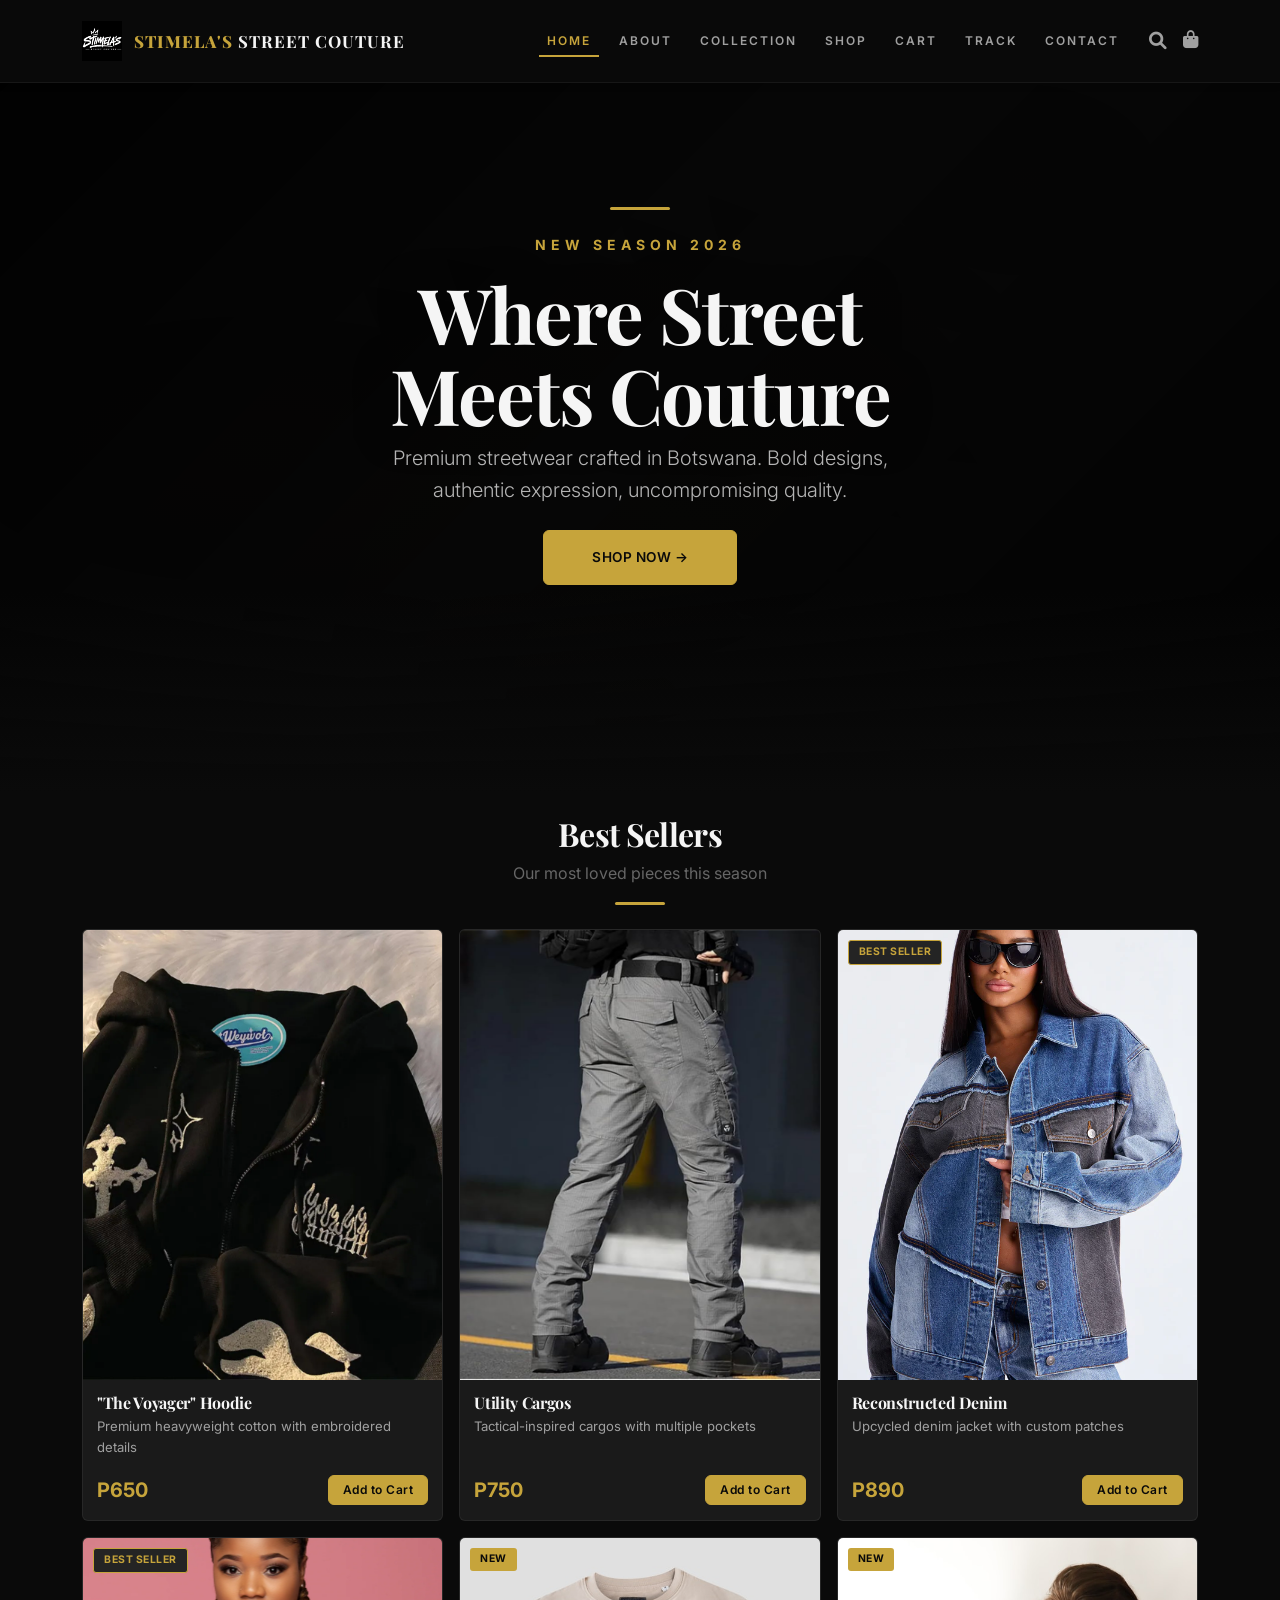
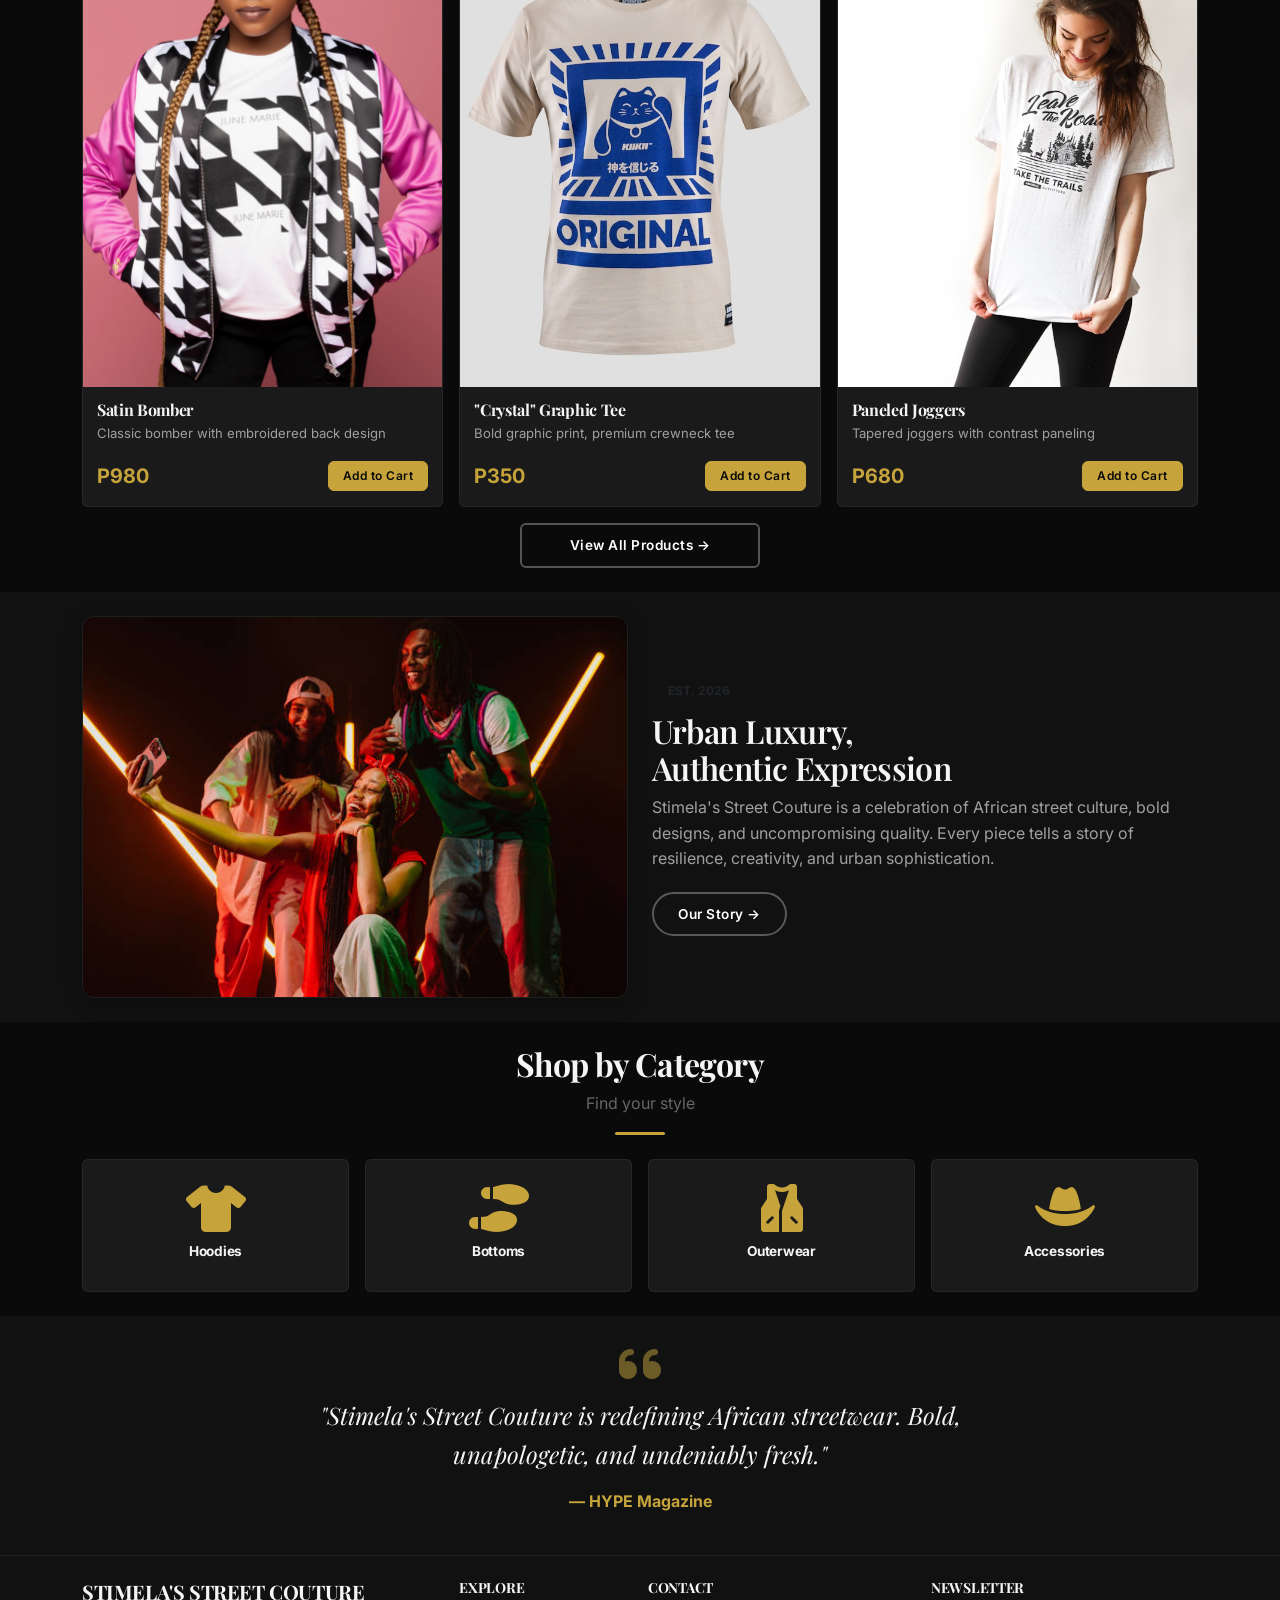
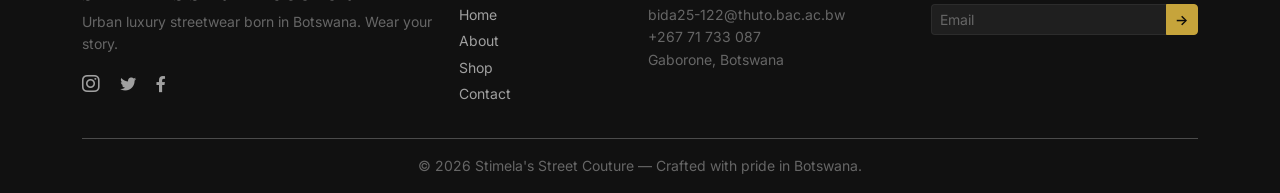
<file: index.html>
<!DOCTYPE html>
<html lang="en">
<head>
    <meta charset="UTF-8">
    <meta name="viewport" content="width=device-width, initial-scale=1.0">
    <title>Stimela's Street Couture | Home - Urban Luxury Streetwear</title>
    <link href="https://cdn.jsdelivr.net/npm/bootstrap@5.3.0-alpha1/dist/css/bootstrap.min.css" rel="stylesheet">
    <link rel="stylesheet" href="https://cdnjs.cloudflare.com/ajax/libs/font-awesome/6.0.0-beta3/css/all.min.css">
    <link rel="stylesheet" href="css/style.css">
</head>
<body>

<nav class="navbar navbar-expand-lg navbar-light py-3 fixed-top">
    <div class="container">
        <a class="navbar-brand d-flex align-items-center" href="index.html">
            <img src="images/logo.png" alt="Stimela's Street Couture Logo" class="logo-img">
            <span class="brand-text"><span class="brand-accent">STIMELA'S</span> STREET COUTURE</span>
        </a>
        <button class="navbar-toggler border-0" type="button" data-bs-toggle="collapse" data-bs-target="#navbarMain" style="filter: invert(1);">
            <span class="navbar-toggler-icon"></span>
        </button>
        <div class="collapse navbar-collapse" id="navbarMain">
            <ul class="navbar-nav ms-auto mb-2 mb-lg-0">
                <li class="nav-item"><a class="nav-link active" href="index.html">HOME</a></li>
                <li class="nav-item"><a class="nav-link" href="about.html">ABOUT</a></li>
                <li class="nav-item"><a class="nav-link" href="collection.html">COLLECTION</a></li>
                <li class="nav-item"><a class="nav-link" href="shop.html">SHOP</a></li>
                <li class="nav-item"><a class="nav-link" href="cart.html">CART</a></li>
                <li class="nav-item"><a class="nav-link" href="tracking.html">TRACK</a></li>
                <li class="nav-item"><a class="nav-link" href="contact.html">CONTACT</a></li>
            </ul>
            <div class="ms-lg-3 d-flex align-items-center">
                <i class="fas fa-search me-3 search-icon"></i>
                <div class="position-relative">
                    <i class="fas fa-shopping-bag bag-icon"></i>
                    <span class="cart-count position-absolute top-0 start-100 translate-middle badge rounded-pill bg-gold" style="display: none;">0</span>
                </div>
            </div>
        </div>
    </div>
</nav>

<main>
    <!-- HERO -->
    <section class="hero-section">
        <div class="container text-center text-white">
            <div class="hero-gold-line"></div>
            <p class="text-uppercase small fw-bold mb-3" style="letter-spacing: 5px; color: var(--gold);">New Season 2026</p>
            <h1 class="fw-bold">Where Street<br>Meets Couture</h1>
            <p class="lead mb-4 mx-auto" style="max-width: 560px;">Premium streetwear crafted in Botswana. Bold designs, authentic expression, uncompromising quality.</p>
            <a href="shop.html" class="btn btn-dark btn-lg px-5 py-3">SHOP NOW →</a>
        </div>
    </section>

    <!-- BEST SELLERS -->
    <section class="py-4 section-dark">
        <div class="container">
            <div class="text-center mb-4">
                <h2 class="fw-bold">Best Sellers</h2>
                <p class="text-muted-custom">Our most loved pieces this season</p>
                <div class="section-accent"></div>
            </div>
            <div class="row g-3">
                <div class="col-md-6 col-lg-4">
                    <div class="card h-100">
                        <div class="product-img-wrap">
                            <img src="images/vogaerHoodie.jpg" alt="The Voyager Hoodie" loading="lazy">
                        </div>
                        <div class="card-body">
                            <h5 class="fw-bold card-title mb-1">"The Voyager" Hoodie</h5>
                            <p class="card-text mb-3">Premium heavyweight cotton with embroidered details</p>
                            <div class="d-flex justify-content-between align-items-center mt-auto">
                                <span class="fw-bold fs-5">P650</span>
                                <button class="btn btn-dark btn-sm add-to-cart" data-id="voyager-hoodie" data-name="The Voyager Hoodie" data-price="650">Add to Cart</button>
                            </div>
                        </div>
                    </div>
                </div>
                <div class="col-md-6 col-lg-4">
                    <div class="card h-100">
                        <div class="product-img-wrap">
                            <img src="images/tacticalCargos.jpg" alt="Utility Cargos" loading="lazy">
                        </div>
                        <div class="card-body">
                            <h5 class="fw-bold card-title mb-1">Utility Cargos</h5>
                            <p class="card-text mb-3">Tactical-inspired cargos with multiple pockets</p>
                            <div class="d-flex justify-content-between align-items-center mt-auto">
                                <span class="fw-bold fs-5">P750</span>
                                <button class="btn btn-dark btn-sm add-to-cart" data-id="utility-cargos" data-name="Utility Cargos" data-price="750">Add to Cart</button>
                            </div>
                        </div>
                    </div>
                </div>
                <div class="col-md-6 col-lg-4">
                    <div class="card h-100">
                        <div class="product-img-wrap">
                            <span class="product-badge best">Best Seller</span>
                            <img src="images/reconstrutedDenim.webp" alt="Reconstructed Denim" loading="lazy">
                        </div>
                        <div class="card-body">
                            <h5 class="fw-bold card-title mb-1">Reconstructed Denim</h5>
                            <p class="card-text mb-3">Upcycled denim jacket with custom patches</p>
                            <div class="d-flex justify-content-between align-items-center mt-auto">
                                <span class="fw-bold fs-5">P890</span>
                                <button class="btn btn-dark btn-sm add-to-cart" data-id="reconstructed-denim" data-name="Reconstructed Denim Jacket" data-price="890">Add to Cart</button>
                            </div>
                        </div>
                    </div>
                </div>
                <div class="col-md-6 col-lg-4">
                    <div class="card h-100">
                        <div class="product-img-wrap">
                            <span class="product-badge best">Best Seller</span>
                            <img src="images/satinBomber.webp" alt="Satin Bomber" loading="lazy">
                        </div>
                        <div class="card-body">
                            <h5 class="fw-bold card-title mb-1">Satin Bomber</h5>
                            <p class="card-text mb-3">Classic bomber with embroidered back design</p>
                            <div class="d-flex justify-content-between align-items-center mt-auto">
                                <span class="fw-bold fs-5">P980</span>
                                <button class="btn btn-dark btn-sm add-to-cart" data-id="satin-bomber" data-name="Satin Bomber Jacket" data-price="980">Add to Cart</button>
                            </div>
                        </div>
                    </div>
                </div>
                <div class="col-md-6 col-lg-4">
                    <div class="card h-100">
                        <div class="product-img-wrap">
                            <span class="product-badge new">New</span>
                            <img src="images/crystal-tee.jpg" alt="Crystal Graphic Tee" loading="lazy">
                        </div>
                        <div class="card-body">
                            <h5 class="fw-bold card-title mb-1">"Crystal" Graphic Tee</h5>
                            <p class="card-text mb-3">Bold graphic print, premium crewneck tee</p>
                            <div class="d-flex justify-content-between align-items-center mt-auto">
                                <span class="fw-bold fs-5">P350</span>
                                <button class="btn btn-dark btn-sm add-to-cart" data-id="crystal-tee" data-name="Crystal Graphic Tee" data-price="350">Add to Cart</button>
                            </div>
                        </div>
                    </div>
                </div>
                <div class="col-md-6 col-lg-4">
                    <div class="card h-100">
                        <div class="product-img-wrap">
                            <span class="product-badge new">New</span>
                            <img src="images/paneled-joggers.jpg" alt="Paneled Joggers" loading="lazy">
                        </div>
                        <div class="card-body">
                            <h5 class="fw-bold card-title mb-1">Paneled Joggers</h5>
                            <p class="card-text mb-3">Tapered joggers with contrast paneling</p>
                            <div class="d-flex justify-content-between align-items-center mt-auto">
                                <span class="fw-bold fs-5">P680</span>
                                <button class="btn btn-dark btn-sm add-to-cart" data-id="paneled-joggers" data-name="Paneled Joggers" data-price="680">Add to Cart</button>
                            </div>
                        </div>
                    </div>
                </div>
            </div>
            <div class="text-center mt-3">
                <a href="shop.html" class="btn btn-outline-light px-5">View All Products →</a>
            </div>
        </div>
    </section>

    <!-- BRAND STORY -->
    <section class="py-4 section-darker">
        <div class="container">
            <div class="row align-items-center g-4">
                <div class="col-lg-6">
                    <div class="studio-img-wrap">
                        <img src="images/studio.jpg" alt="Stimela's Studio" class="studio-img">
                    </div>
                </div>
                <div class="col-lg-6">
                    <span class="badge bg-gold text-dark mb-2 px-3 py-2 fw-bold">EST. 2026</span>
                    <h2 class="fw-semibold">Urban Luxury,<br>Authentic Expression</h2>
                    <p class="mt-2">Stimela's Street Couture is a celebration of African street culture, bold designs, and uncompromising quality. Every piece tells a story of resilience, creativity, and urban sophistication.</p>
                    <a href="about.html" class="btn btn-outline-light rounded-pill mt-1 px-4">Our Story →</a>
                </div>
            </div>
        </div>
    </section>

    <!-- CATEGORIES -->
    <section class="py-4 section-dark">
        <div class="container">
            <div class="text-center mb-4">
                <h2 class="fw-bold">Shop by Category</h2>
                <p class="text-muted-custom">Find your style</p>
                <div class="section-accent"></div>
            </div>
            <div class="row g-3">
                <div class="col-6 col-md-3">
                    <a href="collection.html" class="text-decoration-none">
                        <div class="category-card">
                            <i class="fas fa-tshirt fa-3x"></i>
                            <h6>Hoodies</h6>
                        </div>
                    </a>
                </div>
                <div class="col-6 col-md-3">
                    <a href="collection.html" class="text-decoration-none">
                        <div class="category-card">
                            <i class="fas fa-shoe-prints fa-3x"></i>
                            <h6>Bottoms</h6>
                        </div>
                    </a>
                </div>
                <div class="col-6 col-md-3">
                    <a href="collection.html" class="text-decoration-none">
                        <div class="category-card">
                            <i class="fas fa-vest fa-3x"></i>
                            <h6>Outerwear</h6>
                        </div>
                    </a>
                </div>
                <div class="col-6 col-md-3">
                    <a href="collection.html" class="text-decoration-none">
                        <div class="category-card">
                            <i class="fas fa-hat-cowboy fa-3x"></i>
                            <h6>Accessories</h6>
                        </div>
                    </a>
                </div>
            </div>
        </div>
    </section>

    <!-- TESTIMONIAL -->
    <section class="py-4 section-darker text-center">
        <div class="container">
            <div class="row justify-content-center">
                <div class="col-lg-8">
                    <i class="fas fa-quote-left fa-3x text-gold mb-2 opacity-50"></i>
                    <p class="fs-4 fst-italic" style="font-family: var(--heading-font); color: var(--text-primary);">"Stimela's Street Couture is redefining African streetwear. Bold, unapologetic, and undeniably fresh."</p>
                    <p class="fw-bold mt-2 text-gold">— HYPE Magazine</p>
                </div>
            </div>
        </div>
    </section>
</main>

<footer class="pt-4 pb-3">
    <div class="container">
        <div class="row g-3">
            <div class="col-md-4">
                <h5 class="text-uppercase fw-bold" style="font-family: var(--heading-font);">STIMELA'S STREET COUTURE</h5>
                <p class="small">Urban luxury streetwear born in Botswana. Wear your story.</p>
                <div class="social-icons">
                    <a href="#" class="me-3"><i class="fab fa-instagram fa-lg"></i></a>
                    <a href="#" class="me-3"><i class="fab fa-twitter"></i></a>
                    <a href="#"><i class="fab fa-facebook-f"></i></a>
                </div>
            </div>
            <div class="col-md-2">
                <h6 class="text-uppercase small fw-bold">Explore</h6>
                <ul class="list-unstyled small">
                    <li class="mb-1"><a href="index.html" class="text-decoration-none">Home</a></li>
                    <li class="mb-1"><a href="about.html" class="text-decoration-none">About</a></li>
                    <li class="mb-1"><a href="shop.html" class="text-decoration-none">Shop</a></li>
                    <li class="mb-1"><a href="contact.html" class="text-decoration-none">Contact</a></li>
                </ul>
            </div>
            <div class="col-md-3">
                <h6 class="text-uppercase small fw-bold">Contact</h6>
                <p class="small">bida25-122@thuto.bac.ac.bw<br>+267 71 733 087<br>Gaborone, Botswana</p>
            </div>
            <div class="col-md-3">
                <h6 class="text-uppercase small fw-bold">Newsletter</h6>
                <div class="input-group input-group-sm">
                    <input type="email" class="form-control" placeholder="Email" id="newsletterEmail">
                    <button class="btn btn-dark btn-sm" type="button" id="newsletterBtn">→</button>
                </div>
                <small class="text-muted-custom mt-1 d-block" id="newsletterFeedback"></small>
            </div>
        </div>
        <hr class="opacity-25 my-3">
        <div class="text-center small text-muted-custom">© 2026 Stimela's Street Couture — Crafted with pride in Botswana.</div>
    </div>
</footer>

<script src="https://cdn.jsdelivr.net/npm/bootstrap@5.3.0-alpha1/dist/js/bootstrap.bundle.min.js"></script>
<script src="js/cart.js"></script>
<script src="js/script.js"></script>
</body>
</html>
</file>
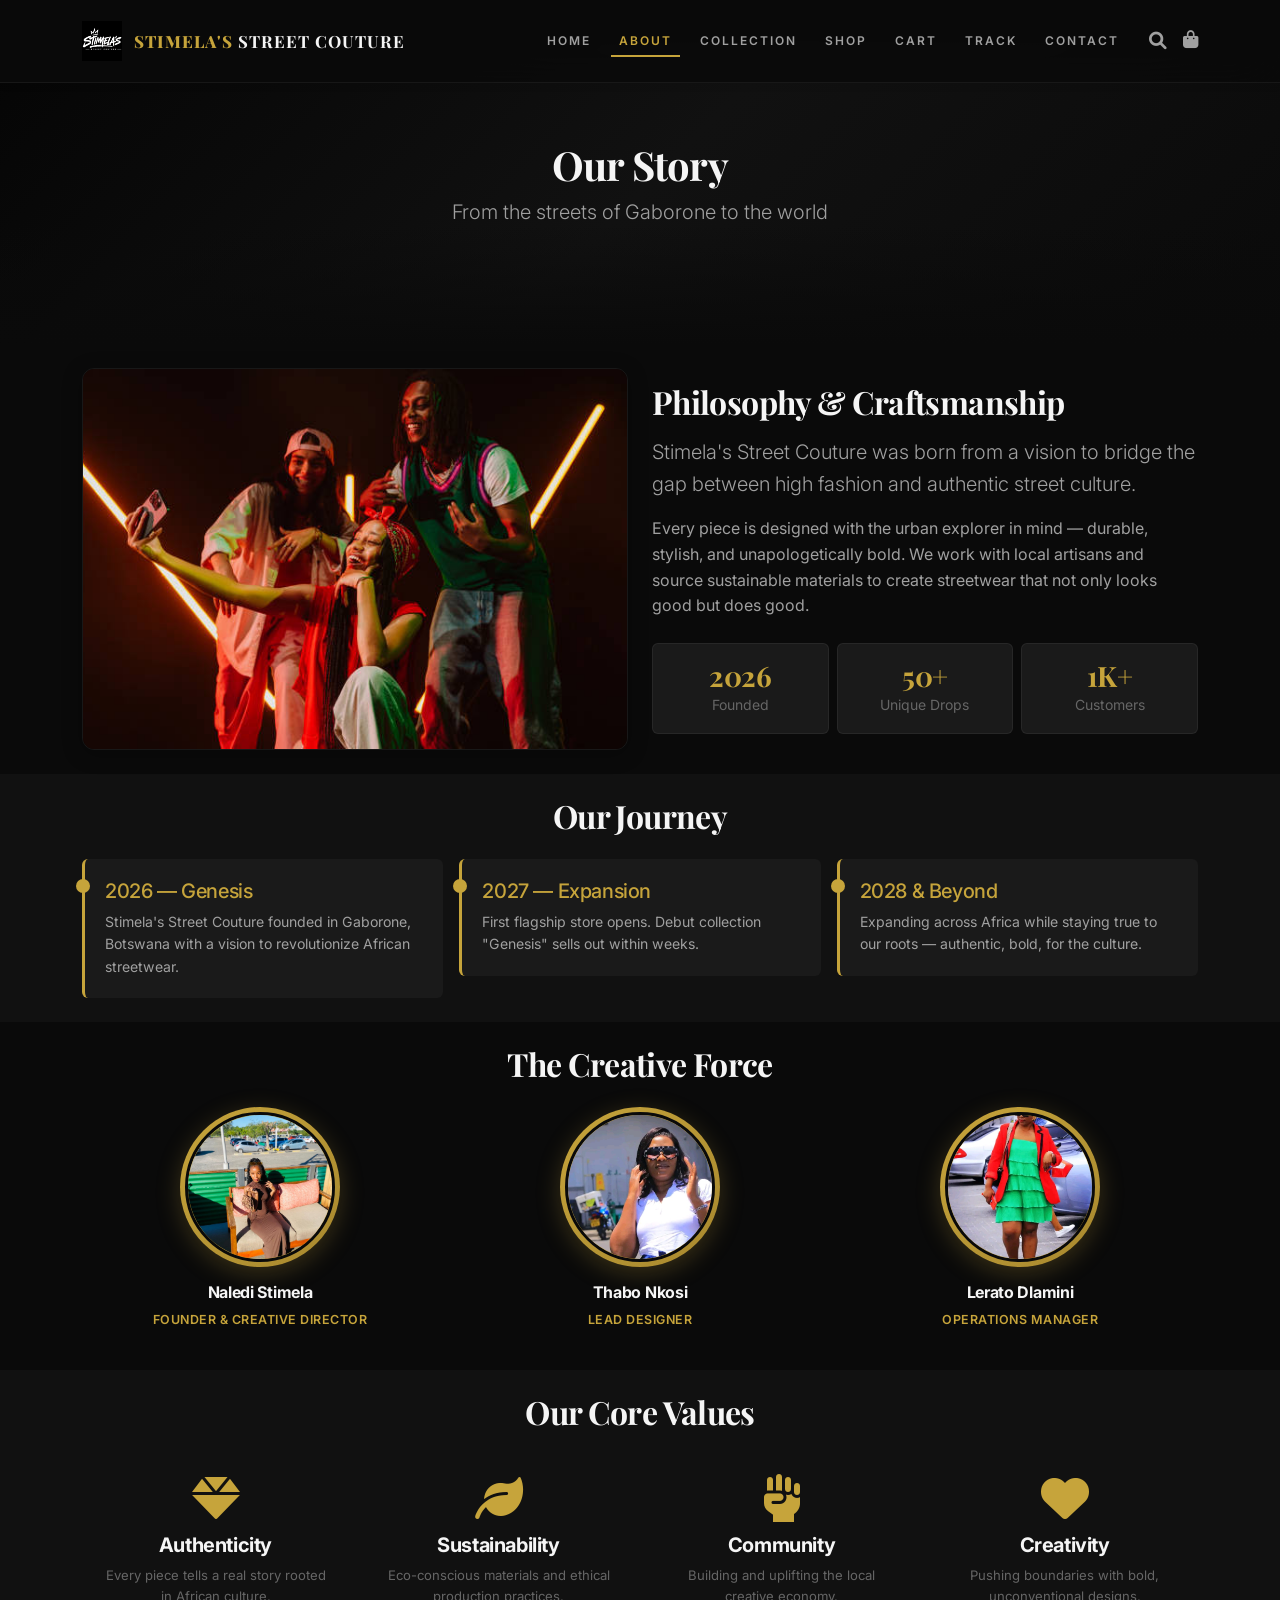
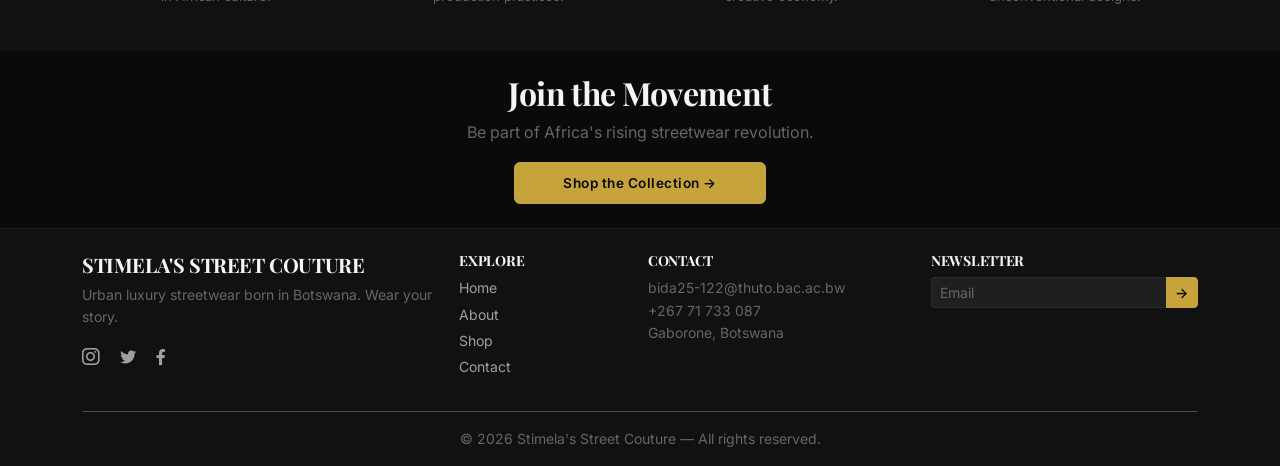
<file: about.html>
<!DOCTYPE html>
<html lang="en">
<head>
    <meta charset="UTF-8">
    <meta name="viewport" content="width=device-width, initial-scale=1.0">
    <title>Stimela's Street Couture | About - Our Story</title>
    <link href="https://cdn.jsdelivr.net/npm/bootstrap@5.3.0-alpha1/dist/css/bootstrap.min.css" rel="stylesheet">
    <link rel="stylesheet" href="https://cdnjs.cloudflare.com/ajax/libs/font-awesome/6.0.0-beta3/css/all.min.css">
    <link rel="stylesheet" href="css/style.css">
</head>
<body>

<nav class="navbar navbar-expand-lg navbar-light py-3 fixed-top">
    <div class="container">
        <a class="navbar-brand d-flex align-items-center" href="index.html">
            <img src="images/logo.png" alt="Stimela's Street Couture Logo" class="logo-img">
            <span class="brand-text"><span class="brand-accent">STIMELA'S</span> STREET COUTURE</span>
        </a>
        <button class="navbar-toggler border-0" type="button" data-bs-toggle="collapse" data-bs-target="#navbarMain" style="filter: invert(1);">
            <span class="navbar-toggler-icon"></span>
        </button>
        <div class="collapse navbar-collapse" id="navbarMain">
            <ul class="navbar-nav ms-auto mb-2 mb-lg-0">
                <li class="nav-item"><a class="nav-link" href="index.html">HOME</a></li>
                <li class="nav-item"><a class="nav-link active" href="about.html">ABOUT</a></li>
                <li class="nav-item"><a class="nav-link" href="collection.html">COLLECTION</a></li>
                <li class="nav-item"><a class="nav-link" href="shop.html">SHOP</a></li>
                <li class="nav-item"><a class="nav-link" href="cart.html">CART</a></li>
                <li class="nav-item"><a class="nav-link" href="tracking.html">TRACK</a></li>
                <li class="nav-item"><a class="nav-link" href="contact.html">CONTACT</a></li>
            </ul>
            <div class="ms-lg-3 d-flex align-items-center">
                <i class="fas fa-search me-3 search-icon"></i>
                <div class="position-relative">
                    <i class="fas fa-shopping-bag bag-icon"></i>
                    <span class="cart-count position-absolute top-0 start-100 translate-middle badge rounded-pill bg-gold" style="display: none;">0</span>
                </div>
            </div>
        </div>
    </div>
</nav>

<main>
    <section class="about-hero text-white text-center">
        <div class="container">
            <h1 class="fw-bold">Our Story</h1>
            <p class="lead text-muted-custom" style="color: rgba(255,255,255,0.6) !important;">From the streets of Gaborone to the world</p>
        </div>
    </section>

    <section class="py-4 section-dark">
        <div class="container">
            <div class="row align-items-center g-4">
                <div class="col-lg-6">
                    <div class="studio-img-wrap">
                        <img src="images/studio.jpg" alt="Stimela's Studio" class="studio-img">
                    </div>
                </div>
                <div class="col-lg-6">
                    <h2 class="fw-bold mb-3">Philosophy & Craftsmanship</h2>
                    <p class="lead" style="color: var(--text-secondary);">Stimela's Street Couture was born from a vision to bridge the gap between high fashion and authentic street culture.</p>
                    <p>Every piece is designed with the urban explorer in mind — durable, stylish, and unapologetically bold. We work with local artisans and source sustainable materials to create streetwear that not only looks good but does good.</p>
                    <div class="row g-2 mt-3">
                        <div class="col-4">
                            <div class="stat-card">
                                <h3 class="fw-bold text-gold mb-0">2026</h3>
                                <small class="text-muted-custom">Founded</small>
                            </div>
                        </div>
                        <div class="col-4">
                            <div class="stat-card">
                                <h3 class="fw-bold text-gold mb-0">50+</h3>
                                <small class="text-muted-custom">Unique Drops</small>
                            </div>
                        </div>
                        <div class="col-4">
                            <div class="stat-card">
                                <h3 class="fw-bold text-gold mb-0">1K+</h3>
                                <small class="text-muted-custom">Customers</small>
                            </div>
                        </div>
                    </div>
                </div>
            </div>
        </div>
    </section>

    <section class="py-4 section-darker">
        <div class="container">
            <h2 class="text-center fw-bold mb-4">Our Journey</h2>
            <div class="row g-3">
                <div class="col-md-4">
                    <div class="timeline-item">
                        <h3 class="h5">2026 — Genesis</h3>
                        <p class="mb-0">Stimela's Street Couture founded in Gaborone, Botswana with a vision to revolutionize African streetwear.</p>
                    </div>
                </div>
                <div class="col-md-4">
                    <div class="timeline-item">
                        <h3 class="h5">2027 — Expansion</h3>
                        <p class="mb-0">First flagship store opens. Debut collection "Genesis" sells out within weeks.</p>
                    </div>
                </div>
                <div class="col-md-4">
                    <div class="timeline-item">
                        <h3 class="h5">2028 & Beyond</h3>
                        <p class="mb-0">Expanding across Africa while staying true to our roots — authentic, bold, for the culture.</p>
                    </div>
                </div>
            </div>
        </div>
    </section>

    <section class="py-4 section-dark">
        <div class="container">
            <h2 class="text-center fw-bold mb-4">The Creative Force</h2>
            <div class="row text-center g-4">
                <div class="col-md-4">
                    <div class="team-img-wrap">
                        <img src="images/naledi.jfif" alt="Naledi Stimela" class="team-img">
                    </div>
                    <h5 class="team-name">Naledi Stimela</h5>
                    <p class="team-role">Founder & Creative Director</p>
                </div>
                <div class="col-md-4">
                    <div class="team-img-wrap">
                        <img src="images/thabo.jpeg" alt="Thabo Nkosi" class="team-img">
                    </div>
                    <h5 class="team-name">Thabo Nkosi</h5>
                    <p class="team-role">Lead Designer</p>
                </div>
                <div class="col-md-4">
                    <div class="team-img-wrap">
                        <img src="images/lerato.jpeg" alt="Lerato Dlamini" class="team-img">
                    </div>
                    <h5 class="team-name">Lerato Dlamini</h5>
                    <p class="team-role">Operations Manager</p>
                </div>
            </div>
        </div>
    </section>

    <section class="py-4 section-darker text-center">
        <div class="container">
            <h2 class="fw-bold mb-4">Our Core Values</h2>
            <div class="row g-3">
                <div class="col-md-3">
                    <div class="value-card">
                        <i class="fas fa-gem fa-3x"></i>
                        <h5>Authenticity</h5>
                        <p class="mb-0">Every piece tells a real story rooted in African culture.</p>
                    </div>
                </div>
                <div class="col-md-3">
                    <div class="value-card">
                        <i class="fas fa-leaf fa-3x"></i>
                        <h5>Sustainability</h5>
                        <p class="mb-0">Eco-conscious materials and ethical production practices.</p>
                    </div>
                </div>
                <div class="col-md-3">
                    <div class="value-card">
                        <i class="fas fa-hand-fist fa-3x"></i>
                        <h5>Community</h5>
                        <p class="mb-0">Building and uplifting the local creative economy.</p>
                    </div>
                </div>
                <div class="col-md-3">
                    <div class="value-card">
                        <i class="fas fa-heart fa-3x"></i>
                        <h5>Creativity</h5>
                        <p class="mb-0">Pushing boundaries with bold, unconventional designs.</p>
                    </div>
                </div>
            </div>
        </div>
    </section>

    <section class="py-4 section-dark text-center">
        <div class="container">
            <h2 class="fw-bold mb-2">Join the Movement</h2>
            <p class="text-muted-custom mb-3">Be part of Africa's rising streetwear revolution.</p>
            <a href="shop.html" class="btn btn-dark px-5">Shop the Collection →</a>
        </div>
    </section>
</main>

<footer class="pt-4 pb-3">
    <div class="container">
        <div class="row g-3">
            <div class="col-md-4">
                <h5 class="text-uppercase fw-bold" style="font-family: var(--heading-font);">STIMELA'S STREET COUTURE</h5>
                <p class="small">Urban luxury streetwear born in Botswana. Wear your story.</p>
                <div class="social-icons">
                    <a href="#" class="me-3"><i class="fab fa-instagram fa-lg"></i></a>
                    <a href="#" class="me-3"><i class="fab fa-twitter"></i></a>
                    <a href="#"><i class="fab fa-facebook-f"></i></a>
                </div>
            </div>
            <div class="col-md-2">
                <h6 class="text-uppercase small fw-bold">Explore</h6>
                <ul class="list-unstyled small">
                    <li class="mb-1"><a href="index.html" class="text-decoration-none">Home</a></li>
                    <li class="mb-1"><a href="about.html" class="text-decoration-none">About</a></li>
                    <li class="mb-1"><a href="shop.html" class="text-decoration-none">Shop</a></li>
                    <li class="mb-1"><a href="contact.html" class="text-decoration-none">Contact</a></li>
                </ul>
            </div>
            <div class="col-md-3">
                <h6 class="text-uppercase small fw-bold">Contact</h6>
                <p class="small">bida25-122@thuto.bac.ac.bw<br>+267 71 733 087<br>Gaborone, Botswana</p>
            </div>
            <div class="col-md-3">
                <h6 class="text-uppercase small fw-bold">Newsletter</h6>
                <div class="input-group input-group-sm">
                    <input type="email" class="form-control" placeholder="Email">
                    <button class="btn btn-dark btn-sm" type="button">→</button>
                </div>
            </div>
        </div>
        <hr class="opacity-25 my-3">
        <div class="text-center small text-muted-custom">© 2026 Stimela's Street Couture — All rights reserved.</div>
    </div>
</footer>

<script src="https://cdn.jsdelivr.net/npm/bootstrap@5.3.0-alpha1/dist/js/bootstrap.bundle.min.js"></script>
<script src="js/cart.js"></script>
<script src="js/script.js"></script>
</body>
</html>
</file>
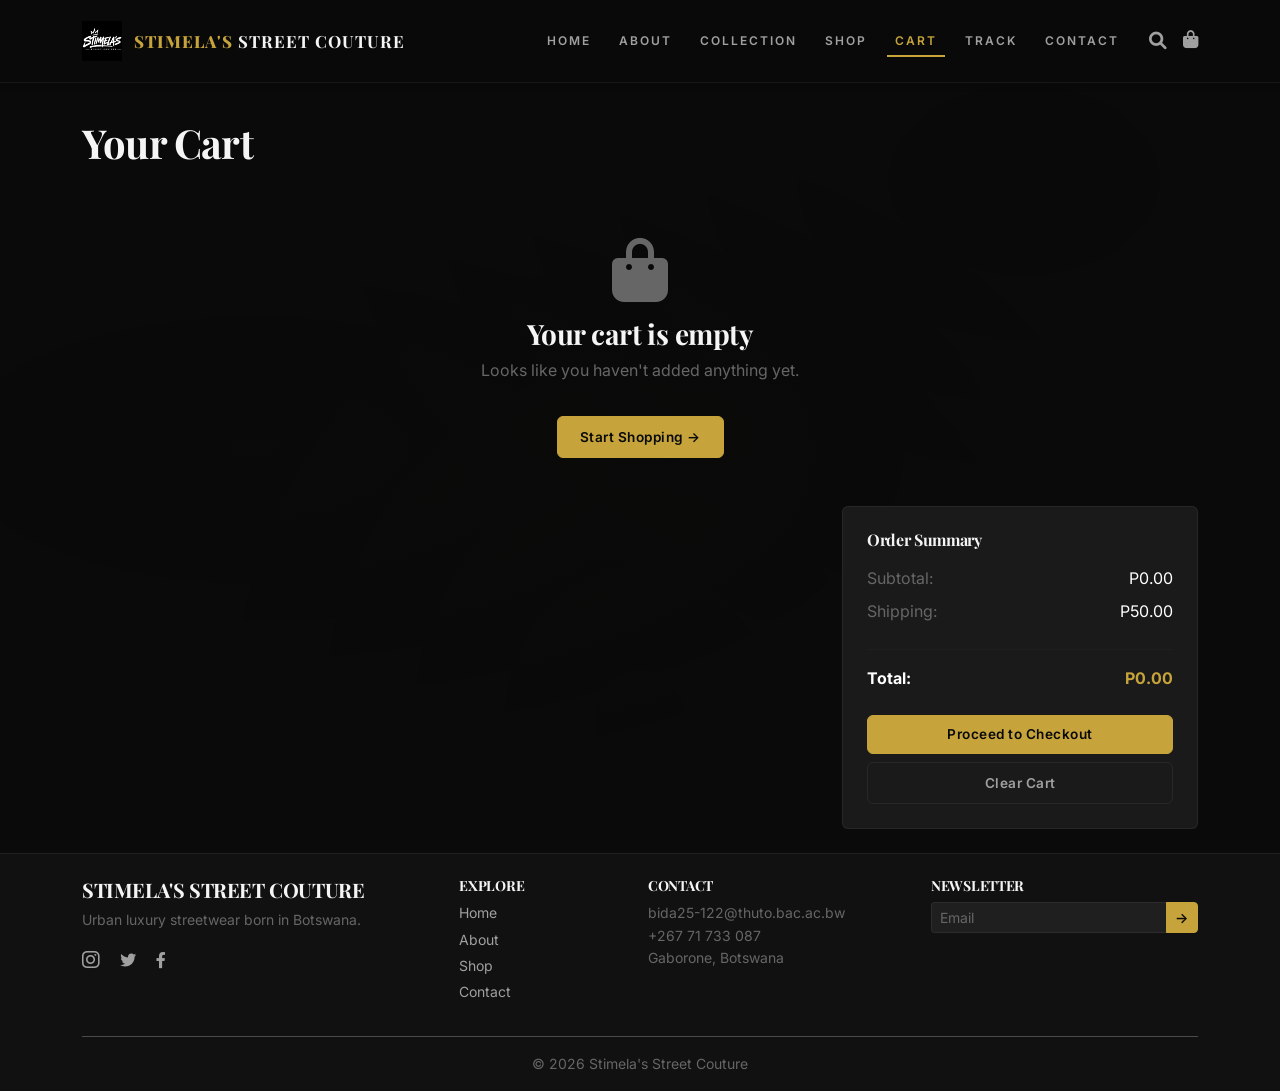
<file: cart.html>
<!DOCTYPE html>
<html lang="en">
<head>
    <meta charset="UTF-8">
    <meta name="viewport" content="width=device-width, initial-scale=1.0">
    <title>Cart | Stimela's Street Couture</title>
    <link href="https://cdn.jsdelivr.net/npm/bootstrap@5.3.0-alpha1/dist/css/bootstrap.min.css" rel="stylesheet">
    <link rel="stylesheet" href="https://cdnjs.cloudflare.com/ajax/libs/font-awesome/6.0.0-beta3/css/all.min.css">
    <link rel="stylesheet" href="css/style.css">
</head>
<body>

<nav class="navbar navbar-expand-lg navbar-light py-3 fixed-top">
    <div class="container">
        <a class="navbar-brand d-flex align-items-center" href="index.html">
            <img src="images/logo.png" alt="Stimela's Street Couture Logo" class="logo-img">
            <span class="brand-text"><span class="brand-accent">STIMELA'S</span> STREET COUTURE</span>
        </a>
        <button class="navbar-toggler border-0" type="button" data-bs-toggle="collapse" data-bs-target="#navbarMain" style="filter: invert(1);">
            <span class="navbar-toggler-icon"></span>
        </button>
        <div class="collapse navbar-collapse" id="navbarMain">
            <ul class="navbar-nav ms-auto mb-2 mb-lg-0">
                <li class="nav-item"><a class="nav-link" href="index.html">HOME</a></li>
                <li class="nav-item"><a class="nav-link" href="about.html">ABOUT</a></li>
                <li class="nav-item"><a class="nav-link" href="collection.html">COLLECTION</a></li>
                <li class="nav-item"><a class="nav-link" href="shop.html">SHOP</a></li>
                <li class="nav-item"><a class="nav-link active" href="cart.html">CART</a></li>
                <li class="nav-item"><a class="nav-link" href="tracking.html">TRACK</a></li>
                <li class="nav-item"><a class="nav-link" href="contact.html">CONTACT</a></li>
            </ul>
            <div class="ms-lg-3 d-flex align-items-center">
                <i class="fas fa-search me-3 search-icon"></i>
                <div class="position-relative">
                    <i class="fas fa-shopping-bag bag-icon"></i>
                    <span class="cart-count position-absolute top-0 start-100 translate-middle badge rounded-pill bg-gold" style="display: none;">0</span>
                </div>
            </div>
        </div>
    </div>
</nav>

<main class="pt-4">
    <div class="container py-4">
        <h1 class="fw-bold mb-4">Your Cart</h1>
        <div id="emptyCartMessage" class="text-center py-5" style="display: none;">
            <i class="fas fa-shopping-bag fa-4x text-muted-custom mb-3"></i>
            <h3>Your cart is empty</h3>
            <p class="text-muted-custom">Looks like you haven't added anything yet.</p>
            <a href="shop.html" class="btn btn-dark mt-3">Start Shopping →</a>
        </div>
        <div class="row">
            <div class="col-lg-8">
                <div id="cartItemsContainer"></div>
            </div>
            <div class="col-lg-4">
                <div class="card p-4">
                    <h5 class="fw-bold mb-3 card-title">Order Summary</h5>
                    <div class="d-flex justify-content-between mb-2">
                        <span class="text-muted-custom">Subtotal:</span>
                        <span id="cartTotal" class="text-white">P0.00</span>
                    </div>
                    <div class="d-flex justify-content-between mb-2">
                        <span class="text-muted-custom">Shipping:</span>
                        <span class="text-white">P50.00</span>
                    </div>
                    <hr style="border-color: var(--border-subtle);">
                    <div class="d-flex justify-content-between fw-bold mb-4">
                        <span class="text-white">Total:</span>
                        <span id="cartTotalFinal" class="text-gold">P0.00</span>
                    </div>
                    <button id="checkoutBtn" class="btn btn-dark w-100 py-2">Proceed to Checkout</button>
                    <button id="clearCartBtn" class="btn btn-outline-secondary w-100 mt-2">Clear Cart</button>
                </div>
            </div>
        </div>
    </div>
</main>

<footer class="pt-4 pb-3">
    <div class="container">
        <div class="row g-3">
            <div class="col-md-4">
                <h5 class="text-uppercase fw-bold" style="font-family: var(--heading-font);">STIMELA'S STREET COUTURE</h5>
                <p class="small">Urban luxury streetwear born in Botswana.</p>
                <div class="social-icons">
                    <a href="#" class="me-3"><i class="fab fa-instagram fa-lg"></i></a>
                    <a href="#" class="me-3"><i class="fab fa-twitter"></i></a>
                    <a href="#"><i class="fab fa-facebook-f"></i></a>
                </div>
            </div>
            <div class="col-md-2">
                <h6 class="text-uppercase small fw-bold">Explore</h6>
                <ul class="list-unstyled small">
                    <li class="mb-1"><a href="index.html" class="text-decoration-none">Home</a></li>
                    <li class="mb-1"><a href="about.html" class="text-decoration-none">About</a></li>
                    <li class="mb-1"><a href="shop.html" class="text-decoration-none">Shop</a></li>
                    <li class="mb-1"><a href="contact.html" class="text-decoration-none">Contact</a></li>
                </ul>
            </div>
            <div class="col-md-3">
                <h6 class="text-uppercase small fw-bold">Contact</h6>
                <p class="small">bida25-122@thuto.bac.ac.bw<br>+267 71 733 087<br>Gaborone, Botswana</p>
            </div>
            <div class="col-md-3">
                <h6 class="text-uppercase small fw-bold">Newsletter</h6>
                <div class="input-group input-group-sm">
                    <input type="email" class="form-control" placeholder="Email">
                    <button class="btn btn-dark btn-sm" type="button">→</button>
                </div>
            </div>
        </div>
        <hr class="opacity-25 my-3">
        <div class="text-center small text-muted-custom">© 2026 Stimela's Street Couture</div>
    </div>
</footer>

<script src="https://cdn.jsdelivr.net/npm/bootstrap@5.3.0-alpha1/dist/js/bootstrap.bundle.min.js"></script>
<script src="js/cart.js"></script>
<script src="js/script.js"></script>
</body>
</html>
</file>
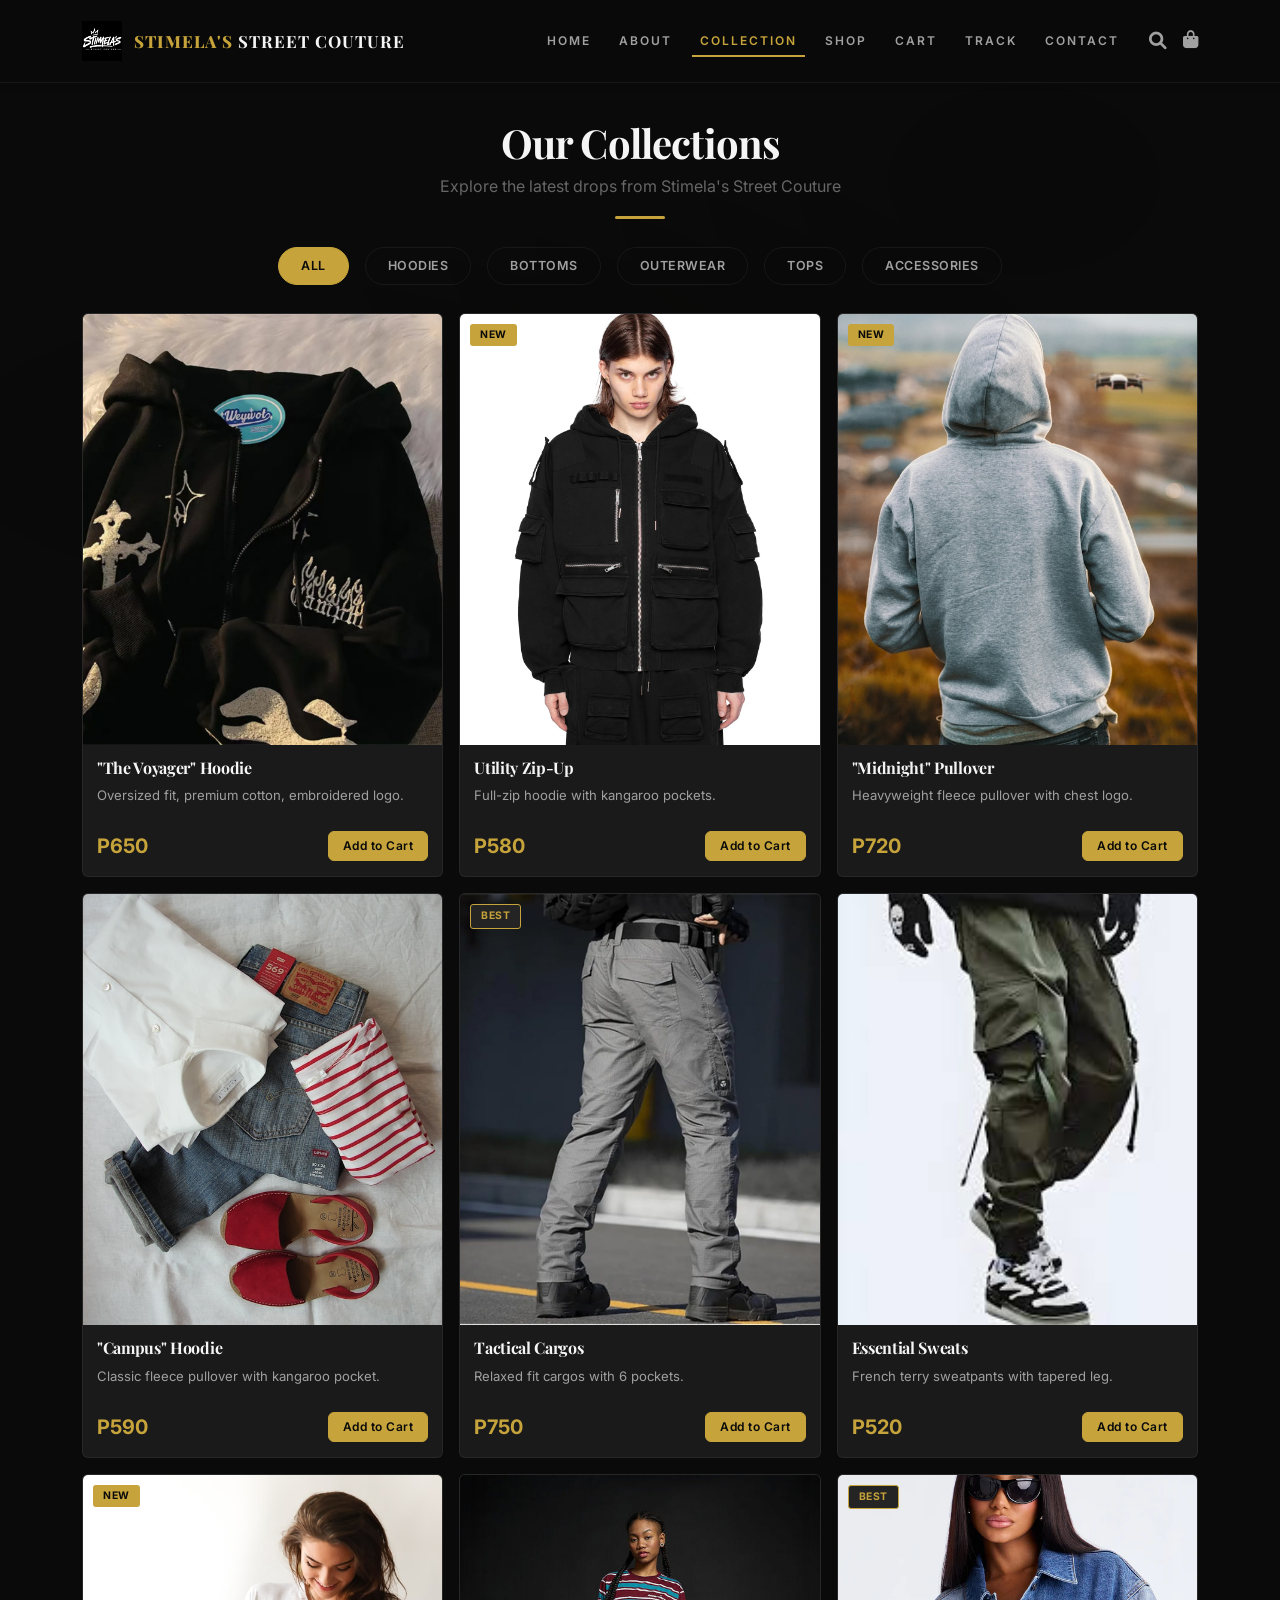
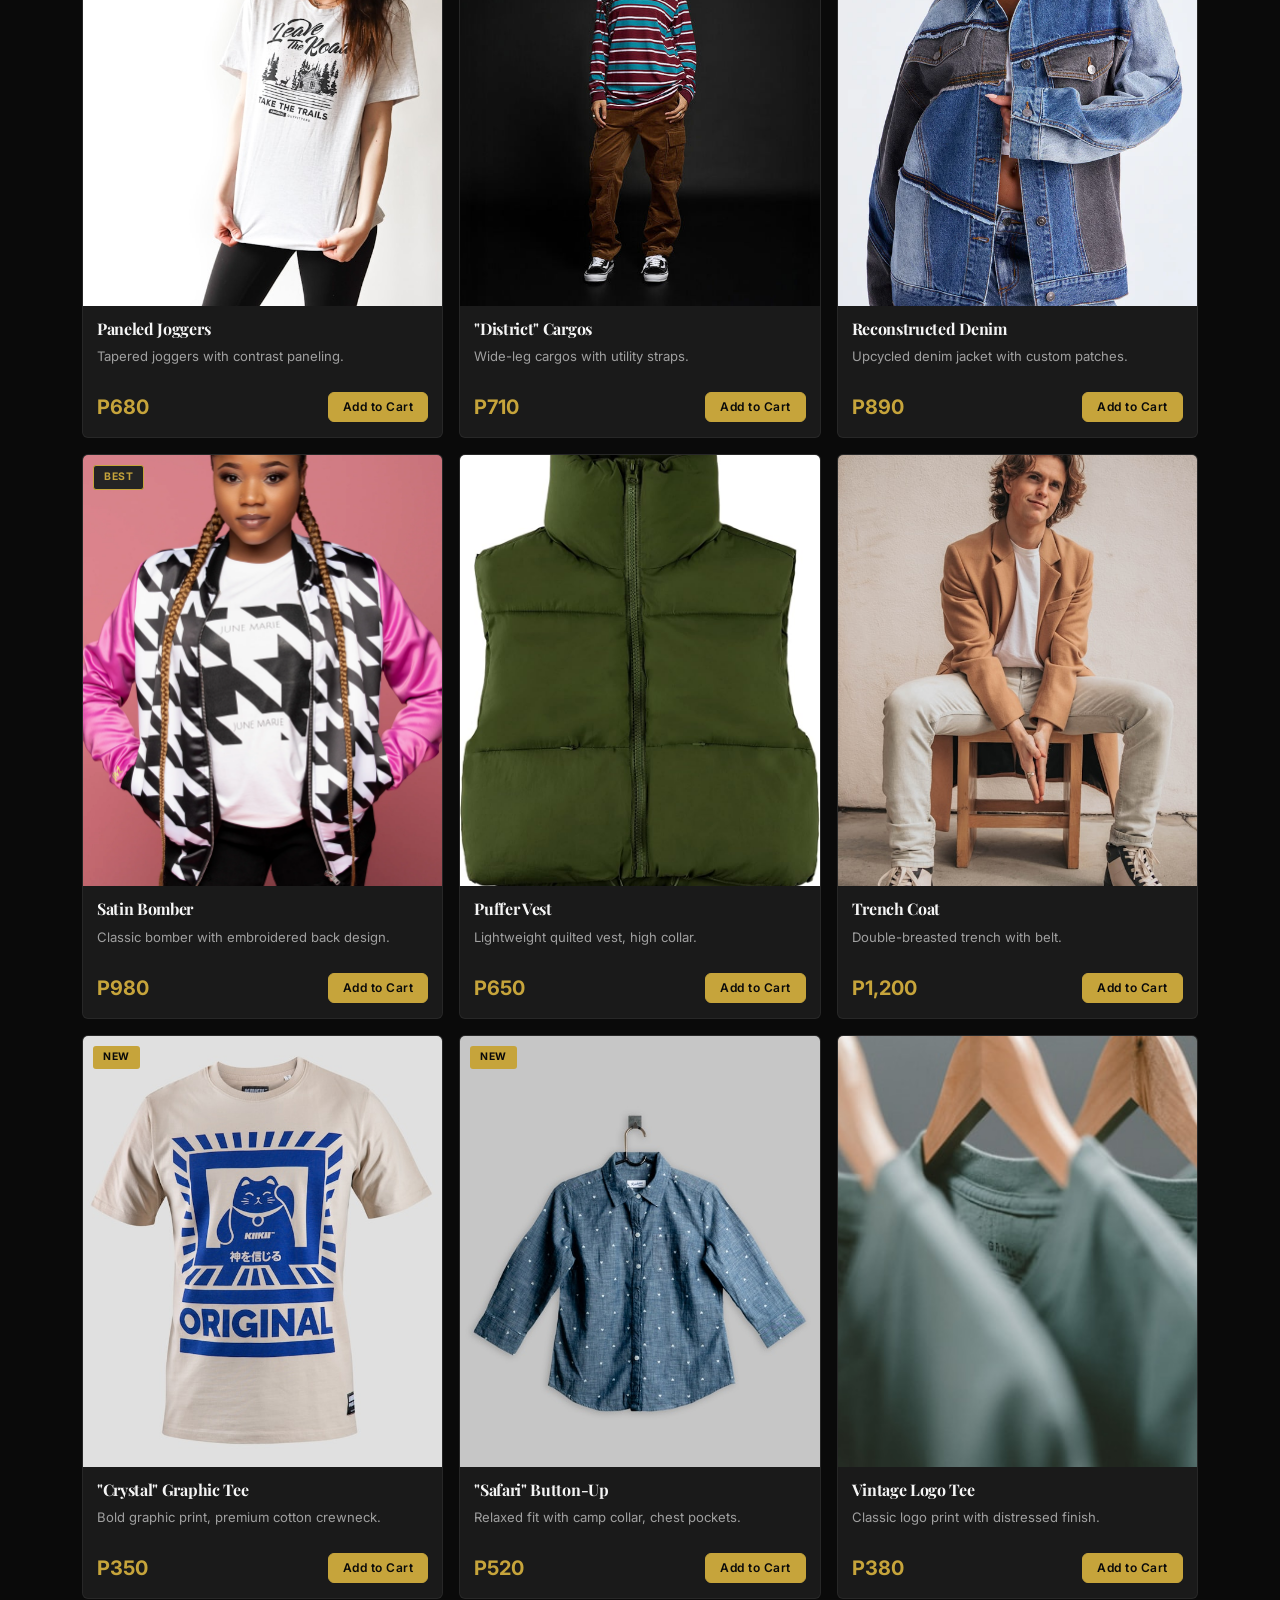
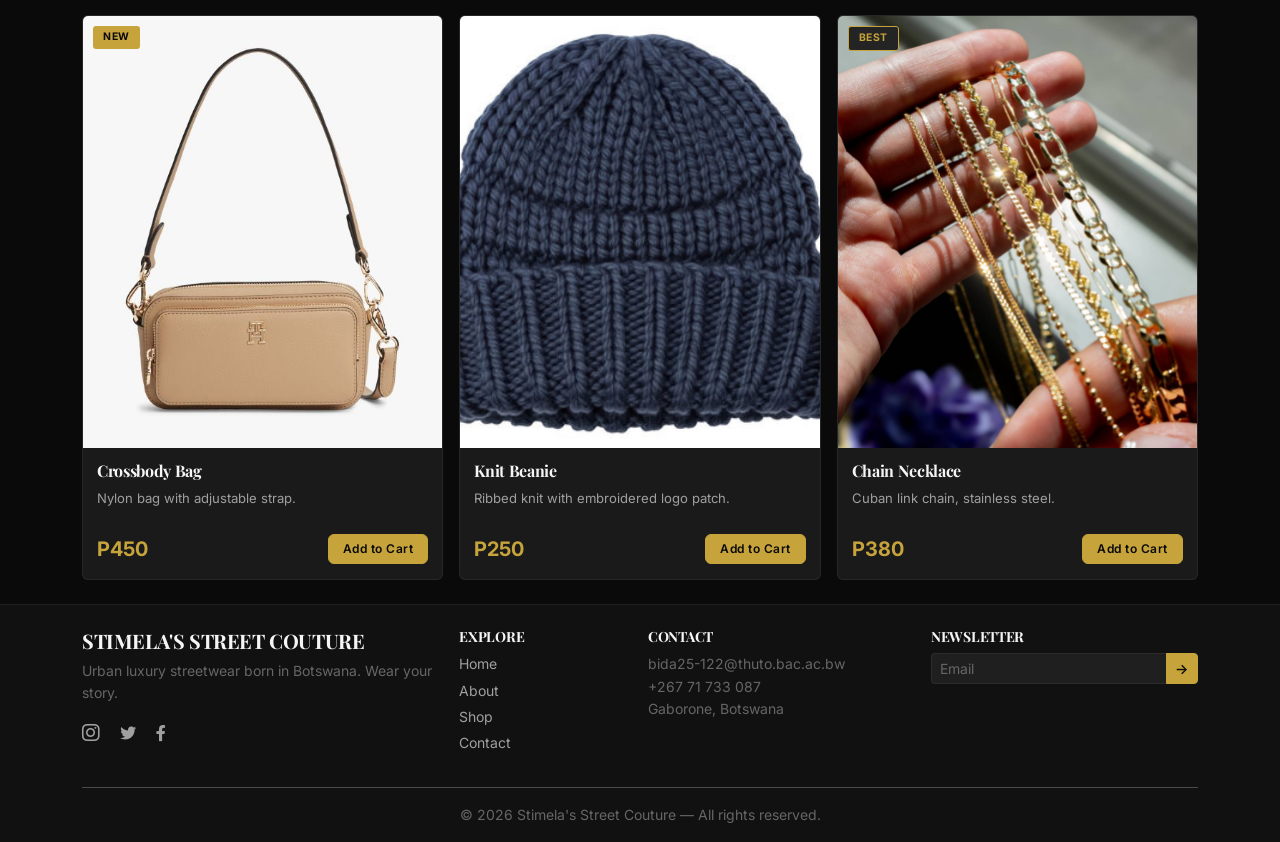
<file: collection.html>
<!DOCTYPE html>
<html lang="en">
<head>
    <meta charset="UTF-8">
    <meta name="viewport" content="width=device-width, initial-scale=1.0">
    <title>Stimela's Street Couture | Collection</title>
    <link href="https://cdn.jsdelivr.net/npm/bootstrap@5.3.0-alpha1/dist/css/bootstrap.min.css" rel="stylesheet">
    <link rel="stylesheet" href="https://cdnjs.cloudflare.com/ajax/libs/font-awesome/6.0.0-beta3/css/all.min.css">
    <link rel="stylesheet" href="css/style.css">
</head>
<body>

<nav class="navbar navbar-expand-lg navbar-light py-3 fixed-top">
    <div class="container">
        <a class="navbar-brand d-flex align-items-center" href="index.html">
            <img src="images/logo.png" alt="Stimela's Street Couture Logo" class="logo-img">
            <span class="brand-text"><span class="brand-accent">STIMELA'S</span> STREET COUTURE</span>
        </a>
        <button class="navbar-toggler border-0" type="button" data-bs-toggle="collapse" data-bs-target="#navbarMain" style="filter: invert(1);">
            <span class="navbar-toggler-icon"></span>
        </button>
        <div class="collapse navbar-collapse" id="navbarMain">
            <ul class="navbar-nav ms-auto mb-2 mb-lg-0">
                <li class="nav-item"><a class="nav-link" href="index.html">HOME</a></li>
                <li class="nav-item"><a class="nav-link" href="about.html">ABOUT</a></li>
                <li class="nav-item"><a class="nav-link active" href="collection.html">COLLECTION</a></li>
                <li class="nav-item"><a class="nav-link" href="shop.html">SHOP</a></li>
                <li class="nav-item"><a class="nav-link" href="cart.html">CART</a></li>
                <li class="nav-item"><a class="nav-link" href="tracking.html">TRACK</a></li>
                <li class="nav-item"><a class="nav-link" href="contact.html">CONTACT</a></li>
            </ul>
            <div class="ms-lg-3 d-flex align-items-center">
                <i class="fas fa-search me-3 search-icon"></i>
                <div class="position-relative">
                    <i class="fas fa-shopping-bag bag-icon"></i>
                    <span class="cart-count position-absolute top-0 start-100 translate-middle badge rounded-pill bg-gold" style="display: none;">0</span>
                </div>
            </div>
        </div>
    </div>
</nav>

<main class="pt-4">
    <div class="container py-4">
        <div class="text-center mb-4">
            <h1 class="fw-bold">Our Collections</h1>
            <p class="text-muted-custom">Explore the latest drops from Stimela's Street Couture</p>
            <div class="section-accent"></div>
        </div>

        <div class="d-flex flex-wrap justify-content-center gap-2 mb-4">
            <button class="filter-btn active-filter" data-filter="all">All</button>
            <button class="filter-btn" data-filter="hoodies">Hoodies</button>
            <button class="filter-btn" data-filter="bottoms">Bottoms</button>
            <button class="filter-btn" data-filter="outerwear">Outerwear</button>
            <button class="filter-btn" data-filter="tops">Tops</button>
            <button class="filter-btn" data-filter="accessories">Accessories</button>
        </div>

        <div class="row g-3" id="collectionGrid">
            <!-- 1 Hoodie -->
            <div class="col-md-6 col-lg-4 collection-item" data-category="hoodies">
                <div class="card h-100">
                    <div class="collection-img-wrap">
                        <img src="images/vogaerHoodie.jpg" alt="The Voyager Hoodie" loading="lazy">
                    </div>
                    <div class="card-body">
                        <h5 class="fw-bold card-title">"The Voyager" Hoodie</h5>
                        <p class="card-text flex-grow-1">Oversized fit, premium cotton, embroidered logo.</p>
                        <div class="d-flex justify-content-between align-items-center mt-auto pt-2">
                            <span class="fw-bold fs-5">P650</span>
                            <button class="btn btn-dark btn-sm add-to-cart" data-id="voyager-hoodie" data-name="The Voyager Hoodie" data-price="650">Add to Cart</button>
                        </div>
                    </div>
                </div>
            </div>
            <!-- 2 Hoodie -->
            <div class="col-md-6 col-lg-4 collection-item" data-category="hoodies">
                <div class="card h-100">
                    <div class="collection-img-wrap">
                        <span class="product-badge new">New</span>
                        <img src="images/utilityzipUp.webp" alt="Utility Zip-Up" loading="lazy">
                    </div>
                    <div class="card-body">
                        <h5 class="fw-bold card-title">Utility Zip-Up</h5>
                        <p class="card-text flex-grow-1">Full-zip hoodie with kangaroo pockets.</p>
                        <div class="d-flex justify-content-between align-items-center mt-auto pt-2">
                            <span class="fw-bold fs-5">P580</span>
                            <button class="btn btn-dark btn-sm add-to-cart" data-id="utility-zipup" data-name="Utility Zip-Up Hoodie" data-price="580">Add to Cart</button>
                        </div>
                    </div>
                </div>
            </div>
            <!-- 3 Hoodie -->
            <div class="col-md-6 col-lg-4 collection-item" data-category="hoodies">
                <div class="card h-100">
                    <div class="collection-img-wrap">
                        <span class="product-badge new">New</span>
                        <img src="images/midnight-pullover.jpg" alt="Midnight Pullover" loading="lazy">
                    </div>
                    <div class="card-body">
                        <h5 class="fw-bold card-title">"Midnight" Pullover</h5>
                        <p class="card-text flex-grow-1">Heavyweight fleece pullover with chest logo.</p>
                        <div class="d-flex justify-content-between align-items-center mt-auto pt-2">
                            <span class="fw-bold fs-5">P720</span>
                            <button class="btn btn-dark btn-sm add-to-cart" data-id="midnight-pullover" data-name="Midnight Pullover" data-price="720">Add to Cart</button>
                        </div>
                    </div>
                </div>
            </div>
            <!-- 4 Hoodie -->
            <div class="col-md-6 col-lg-4 collection-item" data-category="hoodies">
                <div class="card h-100">
                    <div class="collection-img-wrap">
                        <img src="images/campus-hoodie.jpg" alt="Campus Hoodie" loading="lazy">
                    </div>
                    <div class="card-body">
                        <h5 class="fw-bold card-title">"Campus" Hoodie</h5>
                        <p class="card-text flex-grow-1">Classic fleece pullover with kangaroo pocket.</p>
                        <div class="d-flex justify-content-between align-items-center mt-auto pt-2">
                            <span class="fw-bold fs-5">P590</span>
                            <button class="btn btn-dark btn-sm add-to-cart" data-id="campus-hoodie" data-name="Campus Hoodie" data-price="590">Add to Cart</button>
                        </div>
                    </div>
                </div>
            </div>
            <!-- 5 Bottoms -->
            <div class="col-md-6 col-lg-4 collection-item" data-category="bottoms">
                <div class="card h-100">
                    <div class="collection-img-wrap">
                        <span class="product-badge best">Best</span>
                        <img src="images/tacticalCargos.jpg" alt="Tactical Cargos" loading="lazy">
                    </div>
                    <div class="card-body">
                        <h5 class="fw-bold card-title">Tactical Cargos</h5>
                        <p class="card-text flex-grow-1">Relaxed fit cargos with 6 pockets.</p>
                        <div class="d-flex justify-content-between align-items-center mt-auto pt-2">
                            <span class="fw-bold fs-5">P750</span>
                            <button class="btn btn-dark btn-sm add-to-cart" data-id="utility-cargos" data-name="Tactical Cargos" data-price="750">Add to Cart</button>
                        </div>
                    </div>
                </div>
            </div>
            <!-- 6 Bottoms -->
            <div class="col-md-6 col-lg-4 collection-item" data-category="bottoms">
                <div class="card h-100">
                    <div class="collection-img-wrap">
                        <img src="images/cagorPants.jfif" alt="Essential Sweats" loading="lazy">
                    </div>
                    <div class="card-body">
                        <h5 class="fw-bold card-title">Essential Sweats</h5>
                        <p class="card-text flex-grow-1">French terry sweatpants with tapered leg.</p>
                        <div class="d-flex justify-content-between align-items-center mt-auto pt-2">
                            <span class="fw-bold fs-5">P520</span>
                            <button class="btn btn-dark btn-sm add-to-cart" data-id="essential-sweats" data-name="Essential Sweatpants" data-price="520">Add to Cart</button>
                        </div>
                    </div>
                </div>
            </div>
            <!-- 7 Bottoms -->
            <div class="col-md-6 col-lg-4 collection-item" data-category="bottoms">
                <div class="card h-100">
                    <div class="collection-img-wrap">
                        <span class="product-badge new">New</span>
                        <img src="images/paneled-joggers.jpg" alt="Paneled Joggers" loading="lazy">
                    </div>
                    <div class="card-body">
                        <h5 class="fw-bold card-title">Paneled Joggers</h5>
                        <p class="card-text flex-grow-1">Tapered joggers with contrast paneling.</p>
                        <div class="d-flex justify-content-between align-items-center mt-auto pt-2">
                            <span class="fw-bold fs-5">P680</span>
                            <button class="btn btn-dark btn-sm add-to-cart" data-id="paneled-joggers" data-name="Paneled Joggers" data-price="680">Add to Cart</button>
                        </div>
                    </div>
                </div>
            </div>
            <!-- 8 Bottoms -->
            <div class="col-md-6 col-lg-4 collection-item" data-category="bottoms">
                <div class="card h-100">
                    <div class="collection-img-wrap">
                        <img src="images/district-cargos.jpg" alt="District Cargos" loading="lazy">
                    </div>
                    <div class="card-body">
                        <h5 class="fw-bold card-title">"District" Cargos</h5>
                        <p class="card-text flex-grow-1">Wide-leg cargos with utility straps.</p>
                        <div class="d-flex justify-content-between align-items-center mt-auto pt-2">
                            <span class="fw-bold fs-5">P710</span>
                            <button class="btn btn-dark btn-sm add-to-cart" data-id="district-cargos" data-name="District Cargos" data-price="710">Add to Cart</button>
                        </div>
                    </div>
                </div>
            </div>
            <!-- 9 Outerwear -->
            <div class="col-md-6 col-lg-4 collection-item" data-category="outerwear">
                <div class="card h-100">
                    <div class="collection-img-wrap">
                        <span class="product-badge best">Best</span>
                        <img src="images/reconstrutedDenim.webp" alt="Reconstructed Denim" loading="lazy">
                    </div>
                    <div class="card-body">
                        <h5 class="fw-bold card-title">Reconstructed Denim</h5>
                        <p class="card-text flex-grow-1">Upcycled denim jacket with custom patches.</p>
                        <div class="d-flex justify-content-between align-items-center mt-auto pt-2">
                            <span class="fw-bold fs-5">P890</span>
                            <button class="btn btn-dark btn-sm add-to-cart" data-id="reconstructed-denim" data-name="Reconstructed Denim Jacket" data-price="890">Add to Cart</button>
                        </div>
                    </div>
                </div>
            </div>
            <!-- 10 Outerwear -->
            <div class="col-md-6 col-lg-4 collection-item" data-category="outerwear">
                <div class="card h-100">
                    <div class="collection-img-wrap">
                        <span class="product-badge best">Best</span>
                        <img src="images/satinBomber.webp" alt="Satin Bomber" loading="lazy">
                    </div>
                    <div class="card-body">
                        <h5 class="fw-bold card-title">Satin Bomber</h5>
                        <p class="card-text flex-grow-1">Classic bomber with embroidered back design.</p>
                        <div class="d-flex justify-content-between align-items-center mt-auto pt-2">
                            <span class="fw-bold fs-5">P980</span>
                            <button class="btn btn-dark btn-sm add-to-cart" data-id="satin-bomber" data-name="Satin Bomber Jacket" data-price="980">Add to Cart</button>
                        </div>
                    </div>
                </div>
            </div>
            <!-- 11 Outerwear -->
            <div class="col-md-6 col-lg-4 collection-item" data-category="outerwear">
                <div class="card h-100">
                    <div class="collection-img-wrap">
                        <img src="images/puffer-vest.jpg" alt="Puffer Vest" loading="lazy">
                    </div>
                    <div class="card-body">
                        <h5 class="fw-bold card-title">Puffer Vest</h5>
                        <p class="card-text flex-grow-1">Lightweight quilted vest, high collar.</p>
                        <div class="d-flex justify-content-between align-items-center mt-auto pt-2">
                            <span class="fw-bold fs-5">P650</span>
                            <button class="btn btn-dark btn-sm add-to-cart" data-id="puffer-vest" data-name="Puffer Vest" data-price="650">Add to Cart</button>
                        </div>
                    </div>
                </div>
            </div>
            <!-- 12 Outerwear -->
            <div class="col-md-6 col-lg-4 collection-item" data-category="outerwear">
                <div class="card h-100">
                    <div class="collection-img-wrap">
                        <img src="images/trench-coat.jpg" alt="Trench Coat" loading="lazy">
                    </div>
                    <div class="card-body">
                        <h5 class="fw-bold card-title">Trench Coat</h5>
                        <p class="card-text flex-grow-1">Double-breasted trench with belt.</p>
                        <div class="d-flex justify-content-between align-items-center mt-auto pt-2">
                            <span class="fw-bold fs-5">P1,200</span>
                            <button class="btn btn-dark btn-sm add-to-cart" data-id="trench-coat" data-name="Trench Coat" data-price="1200">Add to Cart</button>
                        </div>
                    </div>
                </div>
            </div>
            <!-- 13 Tops -->
            <div class="col-md-6 col-lg-4 collection-item" data-category="tops">
                <div class="card h-100">
                    <div class="collection-img-wrap">
                        <span class="product-badge new">New</span>
                        <img src="images/crystal-tee.jpg" alt="Crystal Graphic Tee" loading="lazy">
                    </div>
                    <div class="card-body">
                        <h5 class="fw-bold card-title">"Crystal" Graphic Tee</h5>
                        <p class="card-text flex-grow-1">Bold graphic print, premium cotton crewneck.</p>
                        <div class="d-flex justify-content-between align-items-center mt-auto pt-2">
                            <span class="fw-bold fs-5">P350</span>
                            <button class="btn btn-dark btn-sm add-to-cart" data-id="crystal-tee" data-name="Crystal Graphic Tee" data-price="350">Add to Cart</button>
                        </div>
                    </div>
                </div>
            </div>
            <!-- 14 Tops -->
            <div class="col-md-6 col-lg-4 collection-item" data-category="tops">
                <div class="card h-100">
                    <div class="collection-img-wrap">
                        <span class="product-badge new">New</span>
                        <img src="images/safari-shirt.jpg" alt="Safari Button-Up" loading="lazy">
                    </div>
                    <div class="card-body">
                        <h5 class="fw-bold card-title">"Safari" Button-Up</h5>
                        <p class="card-text flex-grow-1">Relaxed fit with camp collar, chest pockets.</p>
                        <div class="d-flex justify-content-between align-items-center mt-auto pt-2">
                            <span class="fw-bold fs-5">P520</span>
                            <button class="btn btn-dark btn-sm add-to-cart" data-id="safari-shirt" data-name="Safari Button-Up" data-price="520">Add to Cart</button>
                        </div>
                    </div>
                </div>
            </div>
            <!-- 15 Tops -->
            <div class="col-md-6 col-lg-4 collection-item" data-category="tops">
                <div class="card h-100">
                    <div class="collection-img-wrap">
                        <img src="images/vintage-tee.jpg" alt="Vintage Logo Tee" loading="lazy">
                    </div>
                    <div class="card-body">
                        <h5 class="fw-bold card-title">Vintage Logo Tee</h5>
                        <p class="card-text flex-grow-1">Classic logo print with distressed finish.</p>
                        <div class="d-flex justify-content-between align-items-center mt-auto pt-2">
                            <span class="fw-bold fs-5">P380</span>
                            <button class="btn btn-dark btn-sm add-to-cart" data-id="vintage-tee" data-name="Vintage Logo Tee" data-price="380">Add to Cart</button>
                        </div>
                    </div>
                </div>
            </div>
            <!-- 16 Accessories -->
            <div class="col-md-6 col-lg-4 collection-item" data-category="accessories">
                <div class="card h-100">
                    <div class="collection-img-wrap">
                        <span class="product-badge new">New</span>
                        <img src="images/crossbody-bag.jpg" alt="Crossbody Bag" loading="lazy">
                    </div>
                    <div class="card-body">
                        <h5 class="fw-bold card-title">Crossbody Bag</h5>
                        <p class="card-text flex-grow-1">Nylon bag with adjustable strap.</p>
                        <div class="d-flex justify-content-between align-items-center mt-auto pt-2">
                            <span class="fw-bold fs-5">P450</span>
                            <button class="btn btn-dark btn-sm add-to-cart" data-id="crossbody-bag" data-name="Crossbody Bag" data-price="450">Add to Cart</button>
                        </div>
                    </div>
                </div>
            </div>
            <!-- 17 Accessories -->
            <div class="col-md-6 col-lg-4 collection-item" data-category="accessories">
                <div class="card h-100">
                    <div class="collection-img-wrap">
                        <img src="images/knit-beanie.jpg" alt="Knit Beanie" loading="lazy">
                    </div>
                    <div class="card-body">
                        <h5 class="fw-bold card-title">Knit Beanie</h5>
                        <p class="card-text flex-grow-1">Ribbed knit with embroidered logo patch.</p>
                        <div class="d-flex justify-content-between align-items-center mt-auto pt-2">
                            <span class="fw-bold fs-5">P250</span>
                            <button class="btn btn-dark btn-sm add-to-cart" data-id="knit-beanie" data-name="Knit Beanie" data-price="250">Add to Cart</button>
                        </div>
                    </div>
                </div>
            </div>
            <!-- 18 Accessories -->
            <div class="col-md-6 col-lg-4 collection-item" data-category="accessories">
                <div class="card h-100">
                    <div class="collection-img-wrap">
                        <span class="product-badge best">Best</span>
                        <img src="images/chain-necklace.jpg" alt="Chain Necklace" loading="lazy">
                    </div>
                    <div class="card-body">
                        <h5 class="fw-bold card-title">Chain Necklace</h5>
                        <p class="card-text flex-grow-1">Cuban link chain, stainless steel.</p>
                        <div class="d-flex justify-content-between align-items-center mt-auto pt-2">
                            <span class="fw-bold fs-5">P380</span>
                            <button class="btn btn-dark btn-sm add-to-cart" data-id="chain-necklace" data-name="Chain Necklace" data-price="380">Add to Cart</button>
                        </div>
                    </div>
                </div>
            </div>
        </div>
    </div>
</main>

<footer class="pt-4 pb-3">
    <div class="container">
        <div class="row g-3">
            <div class="col-md-4">
                <h5 class="text-uppercase fw-bold" style="font-family: var(--heading-font);">STIMELA'S STREET COUTURE</h5>
                <p class="small">Urban luxury streetwear born in Botswana. Wear your story.</p>
                <div class="social-icons">
                    <a href="#" class="me-3"><i class="fab fa-instagram fa-lg"></i></a>
                    <a href="#" class="me-3"><i class="fab fa-twitter"></i></a>
                    <a href="#"><i class="fab fa-facebook-f"></i></a>
                </div>
            </div>
            <div class="col-md-2">
                <h6 class="text-uppercase small fw-bold">Explore</h6>
                <ul class="list-unstyled small">
                    <li class="mb-1"><a href="index.html" class="text-decoration-none">Home</a></li>
                    <li class="mb-1"><a href="about.html" class="text-decoration-none">About</a></li>
                    <li class="mb-1"><a href="shop.html" class="text-decoration-none">Shop</a></li>
                    <li class="mb-1"><a href="contact.html" class="text-decoration-none">Contact</a></li>
                </ul>
            </div>
            <div class="col-md-3">
                <h6 class="text-uppercase small fw-bold">Contact</h6>
                <p class="small">bida25-122@thuto.bac.ac.bw<br>+267 71 733 087<br>Gaborone, Botswana</p>
            </div>
            <div class="col-md-3">
                <h6 class="text-uppercase small fw-bold">Newsletter</h6>
                <div class="input-group input-group-sm">
                    <input type="email" class="form-control" placeholder="Email">
                    <button class="btn btn-dark btn-sm" type="button">→</button>
                </div>
            </div>
        </div>
        <hr class="opacity-25 my-3">
        <div class="text-center small text-muted-custom">© 2026 Stimela's Street Couture — All rights reserved.</div>
    </div>
</footer>

<script src="https://cdn.jsdelivr.net/npm/bootstrap@5.3.0-alpha1/dist/js/bootstrap.bundle.min.js"></script>
<script src="js/cart.js"></script>
<script src="js/script.js"></script>
</body>
</html>
</file>
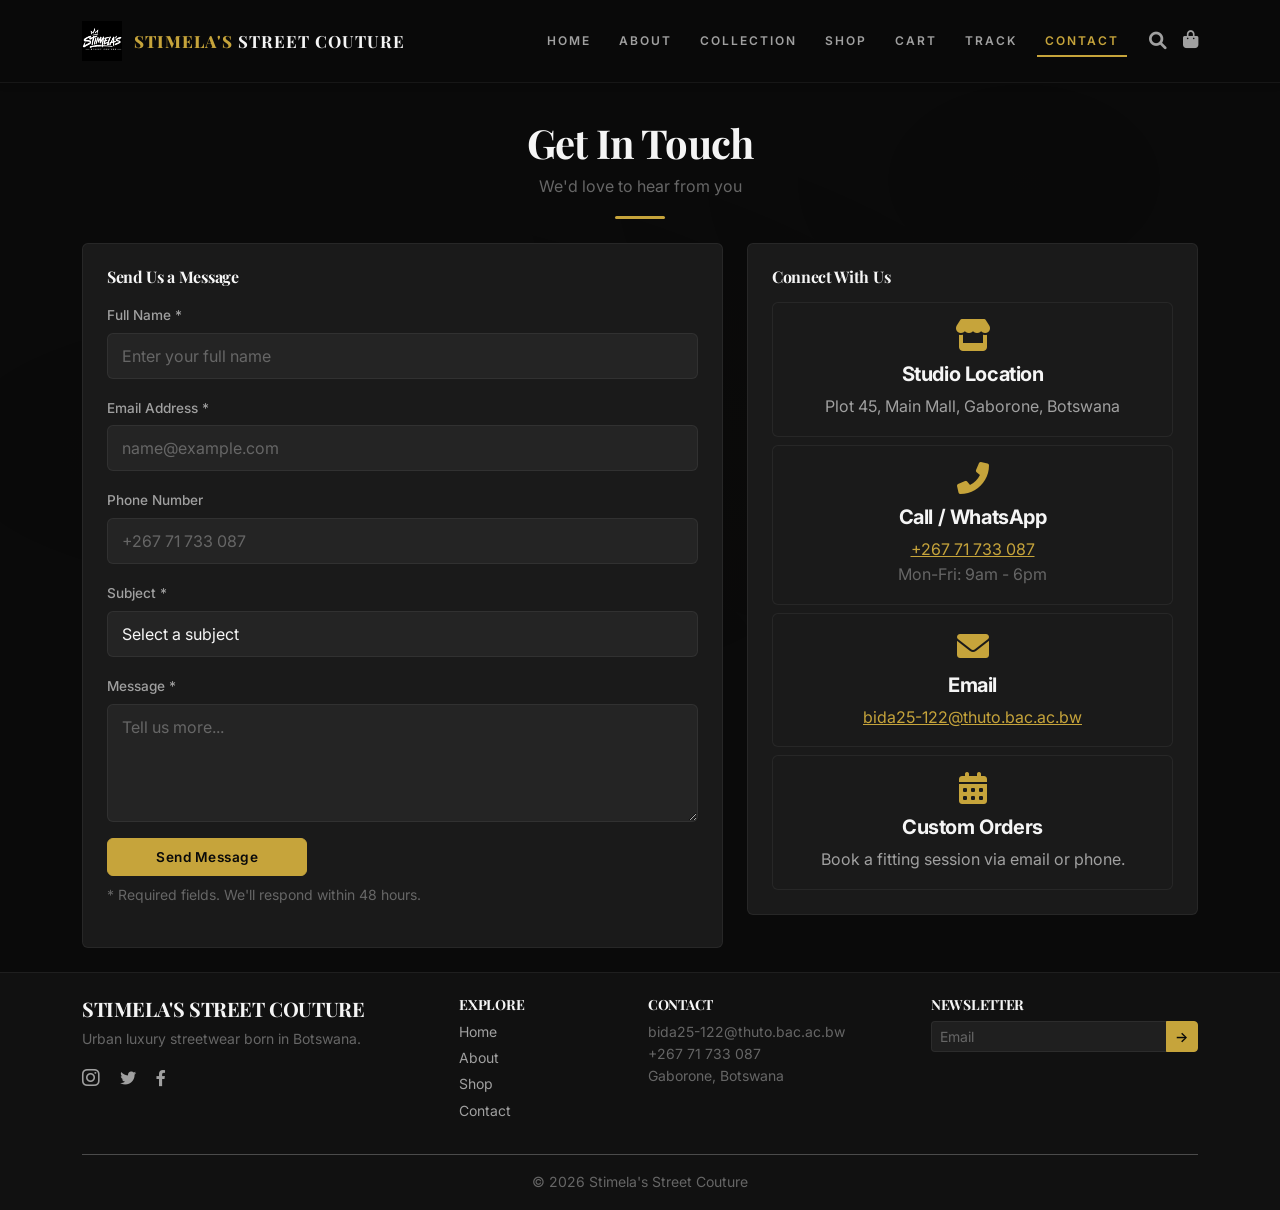
<file: contact.html>
<!DOCTYPE html>
<html lang="en">
<head>
    <meta charset="UTF-8">
    <meta name="viewport" content="width=device-width, initial-scale=1.0">
    <title>Contact | Stimela's Street Couture</title>
    <link href="https://cdn.jsdelivr.net/npm/bootstrap@5.3.0-alpha1/dist/css/bootstrap.min.css" rel="stylesheet">
    <link rel="stylesheet" href="https://cdnjs.cloudflare.com/ajax/libs/font-awesome/6.0.0-beta3/css/all.min.css">
    <link rel="stylesheet" href="css/style.css">
</head>
<body>

<nav class="navbar navbar-expand-lg navbar-light py-3 fixed-top">
    <div class="container">
        <a class="navbar-brand d-flex align-items-center" href="index.html">
            <img src="images/logo.png" alt="Stimela's Street Couture Logo" class="logo-img">
            <span class="brand-text"><span class="brand-accent">STIMELA'S</span> STREET COUTURE</span>
        </a>
        <button class="navbar-toggler border-0" type="button" data-bs-toggle="collapse" data-bs-target="#navbarMain" style="filter: invert(1);">
            <span class="navbar-toggler-icon"></span>
        </button>
        <div class="collapse navbar-collapse" id="navbarMain">
            <ul class="navbar-nav ms-auto mb-2 mb-lg-0">
                <li class="nav-item"><a class="nav-link" href="index.html">HOME</a></li>
                <li class="nav-item"><a class="nav-link" href="about.html">ABOUT</a></li>
                <li class="nav-item"><a class="nav-link" href="collection.html">COLLECTION</a></li>
                <li class="nav-item"><a class="nav-link" href="shop.html">SHOP</a></li>
                <li class="nav-item"><a class="nav-link" href="cart.html">CART</a></li>
                <li class="nav-item"><a class="nav-link" href="tracking.html">TRACK</a></li>
                <li class="nav-item"><a class="nav-link active" href="contact.html">CONTACT</a></li>
            </ul>
            <div class="ms-lg-3 d-flex align-items-center">
                <i class="fas fa-search me-3 search-icon"></i>
                <div class="position-relative">
                    <i class="fas fa-shopping-bag bag-icon"></i>
                    <span class="cart-count position-absolute top-0 start-100 translate-middle badge rounded-pill bg-gold" style="display: none;">0</span>
                </div>
            </div>
        </div>
    </div>
</nav>

<main class="pt-4">
    <div class="container py-4">
        <div class="text-center mb-4">
            <h1 class="fw-bold">Get In Touch</h1>
            <p class="text-muted-custom">We'd love to hear from you</p>
            <div class="section-accent"></div>
        </div>

        <div class="row g-4">
            <div class="col-lg-7">
                <div class="card p-md-4 p-3">
                    <h3 class="fw-bold mb-3 card-title">Send Us a Message</h3>
                    <form id="contactForm" novalidate>
                        <div class="mb-3">
                            <label for="name" class="form-label">Full Name *</label>
                            <input type="text" class="form-control" id="name" required minlength="2" placeholder="Enter your full name">
                            <div class="invalid-feedback">Please enter your full name (at least 2 characters).</div>
                        </div>
                        <div class="mb-3">
                            <label for="email" class="form-label">Email Address *</label>
                            <input type="email" class="form-control" id="email" required placeholder="name@example.com">
                            <div class="invalid-feedback">Please enter a valid email address.</div>
                        </div>
                        <div class="mb-3">
                            <label for="phone" class="form-label">Phone Number</label>
                            <input type="tel" class="form-control" id="phone" placeholder="+267 71 733 087">
                        </div>
                        <div class="mb-3">
                            <label for="subject" class="form-label">Subject *</label>
                            <select class="form-select" id="subject" required>
                                <option value="">Select a subject</option>
                                <option value="order">Order Inquiry</option>
                                <option value="custom">Custom Design</option>
                                <option value="collaboration">Collaboration</option>
                                <option value="general">General</option>
                            </select>
                            <div class="invalid-feedback">Please select a subject.</div>
                        </div>
                        <div class="mb-3">
                            <label for="message" class="form-label">Message *</label>
                            <textarea class="form-control" id="message" rows="4" required minlength="10" placeholder="Tell us more..."></textarea>
                            <div class="invalid-feedback">Please enter your message (at least 10 characters).</div>
                        </div>
                        <button type="submit" class="btn btn-dark px-md-5 px-3 py-2">Send Message</button>
                        <p class="small text-muted-custom mt-2">* Required fields. We'll respond within 48 hours.</p>
                    </form>
                </div>
            </div>

            <div class="col-lg-5">
                <div class="card p-4">
                    <h3 class="fw-bold mb-3 card-title">Connect With Us</h3>
                    <div class="contact-info-item mb-2">
                        <i class="fas fa-store fa-2x"></i>
                        <h5>Studio Location</h5>
                        <p class="mb-0">Plot 45, Main Mall, Gaborone, Botswana</p>
                    </div>
                    <div class="contact-info-item mb-2">
                        <i class="fas fa-phone-alt fa-2x"></i>
                        <h5>Call / WhatsApp</h5>
                        <p class="mb-0"><a href="tel:+26771733087">+267 71 733 087</a><br><span class="text-muted-custom">Mon-Fri: 9am - 6pm</span></p>
                    </div>
                    <div class="contact-info-item mb-2">
                        <i class="fas fa-envelope fa-2x"></i>
                        <h5>Email</h5>
                        <p class="mb-0"><a href="mailto:bida25-122@thuto.bac.ac.bw">bida25-122@thuto.bac.ac.bw</a></p>
                    </div>
                    <div class="contact-info-item">
                        <i class="fas fa-calendar-alt fa-2x"></i>
                        <h5>Custom Orders</h5>
                        <p class="mb-0">Book a fitting session via email or phone.</p>
                    </div>
                </div>
            </div>
        </div>
    </div>
</main>

<footer class="pt-4 pb-3">
    <div class="container">
        <div class="row g-3">
            <div class="col-md-4">
                <h5 class="text-uppercase fw-bold" style="font-family: var(--heading-font);">STIMELA'S STREET COUTURE</h5>
                <p class="small">Urban luxury streetwear born in Botswana.</p>
                <div class="social-icons">
                    <a href="#" class="me-3"><i class="fab fa-instagram fa-lg"></i></a>
                    <a href="#" class="me-3"><i class="fab fa-twitter"></i></a>
                    <a href="#"><i class="fab fa-facebook-f"></i></a>
                </div>
            </div>
            <div class="col-md-2">
                <h6 class="text-uppercase small fw-bold">Explore</h6>
                <ul class="list-unstyled small">
                    <li class="mb-1"><a href="index.html" class="text-decoration-none">Home</a></li>
                    <li class="mb-1"><a href="about.html" class="text-decoration-none">About</a></li>
                    <li class="mb-1"><a href="shop.html" class="text-decoration-none">Shop</a></li>
                    <li class="mb-1"><a href="contact.html" class="text-decoration-none">Contact</a></li>
                </ul>
            </div>
            <div class="col-md-3">
                <h6 class="text-uppercase small fw-bold">Contact</h6>
                <p class="small">bida25-122@thuto.bac.ac.bw<br>+267 71 733 087<br>Gaborone, Botswana</p>
            </div>
            <div class="col-md-3">
                <h6 class="text-uppercase small fw-bold">Newsletter</h6>
                <div class="input-group input-group-sm">
                    <input type="email" class="form-control" placeholder="Email">
                    <button class="btn btn-dark btn-sm" type="button">→</button>
                </div>
            </div>
        </div>
        <hr class="opacity-25 my-3">
        <div class="text-center small text-muted-custom">© 2026 Stimela's Street Couture</div>
    </div>
</footer>

<script src="https://cdn.jsdelivr.net/npm/bootstrap@5.3.0-alpha1/dist/js/bootstrap.bundle.min.js"></script>
<script src="js/cart.js"></script>
<script src="js/script.js"></script>
</body>
</html>
</file>
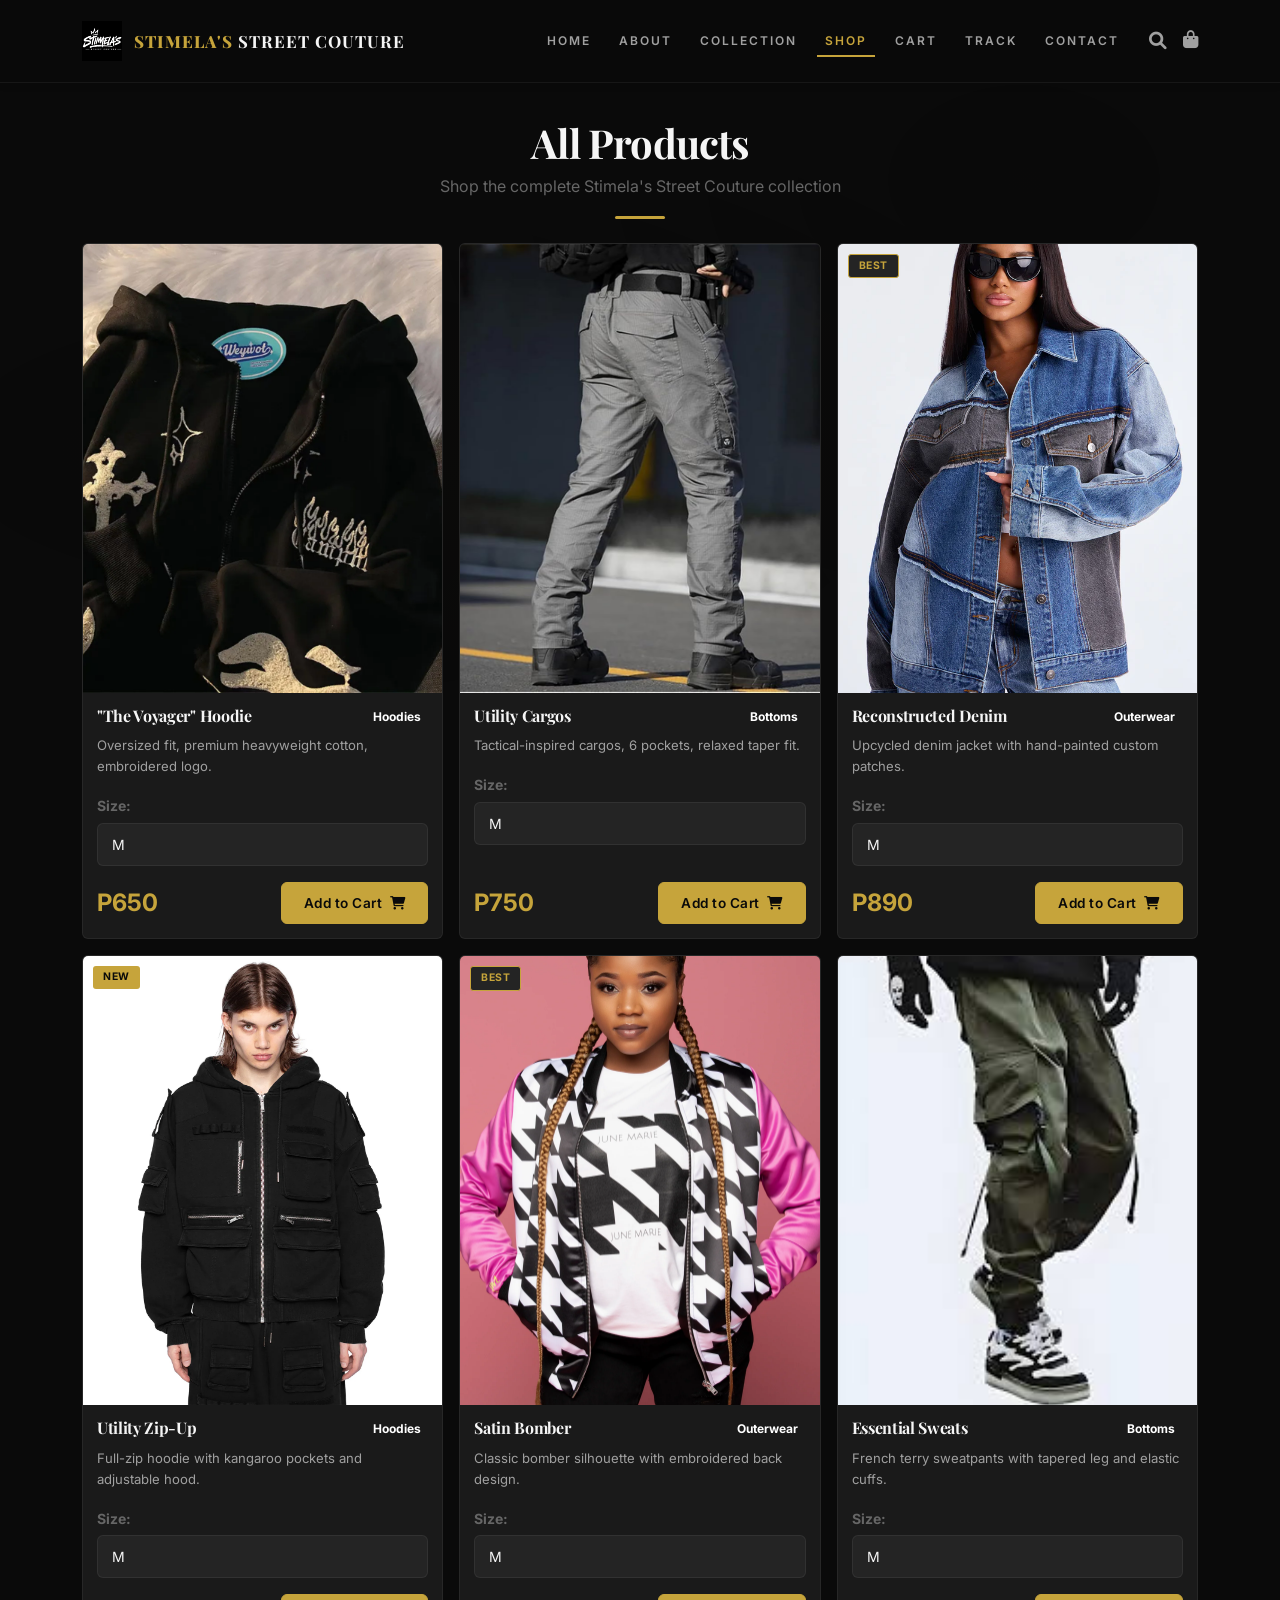
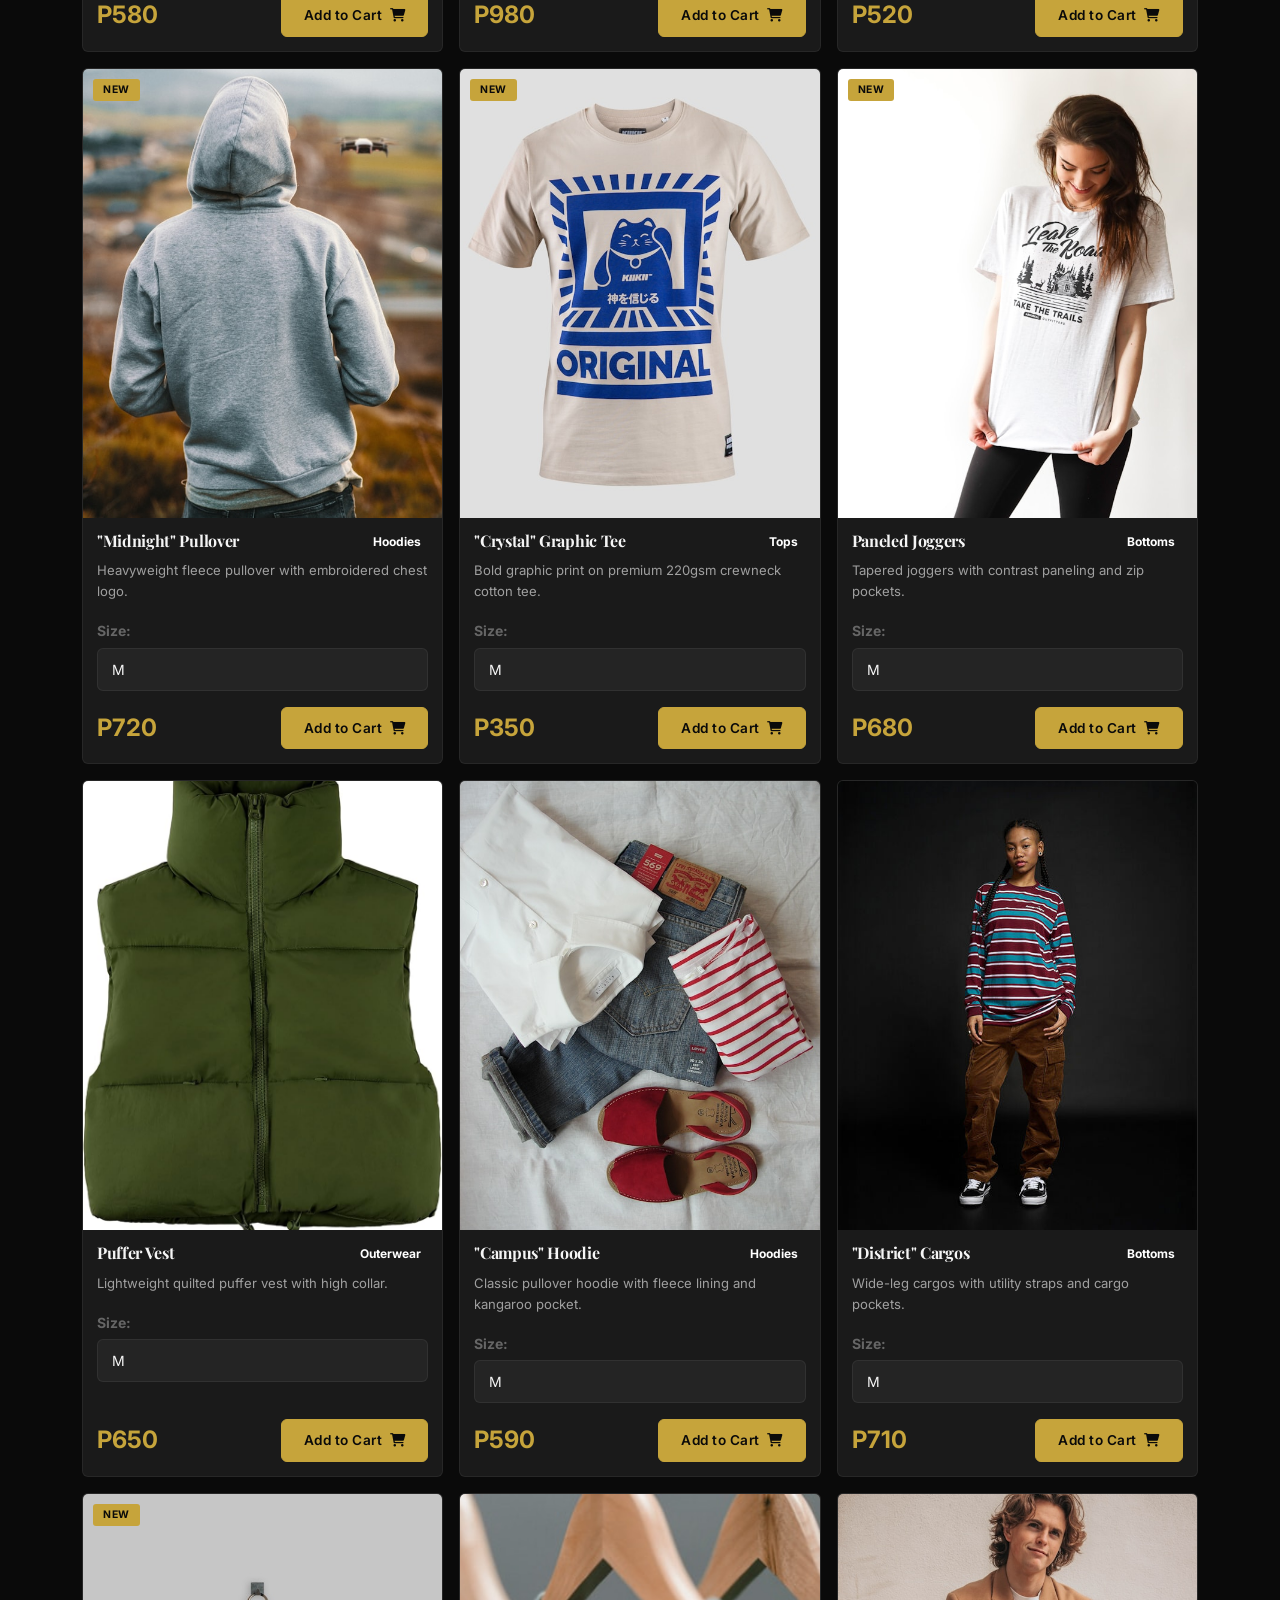
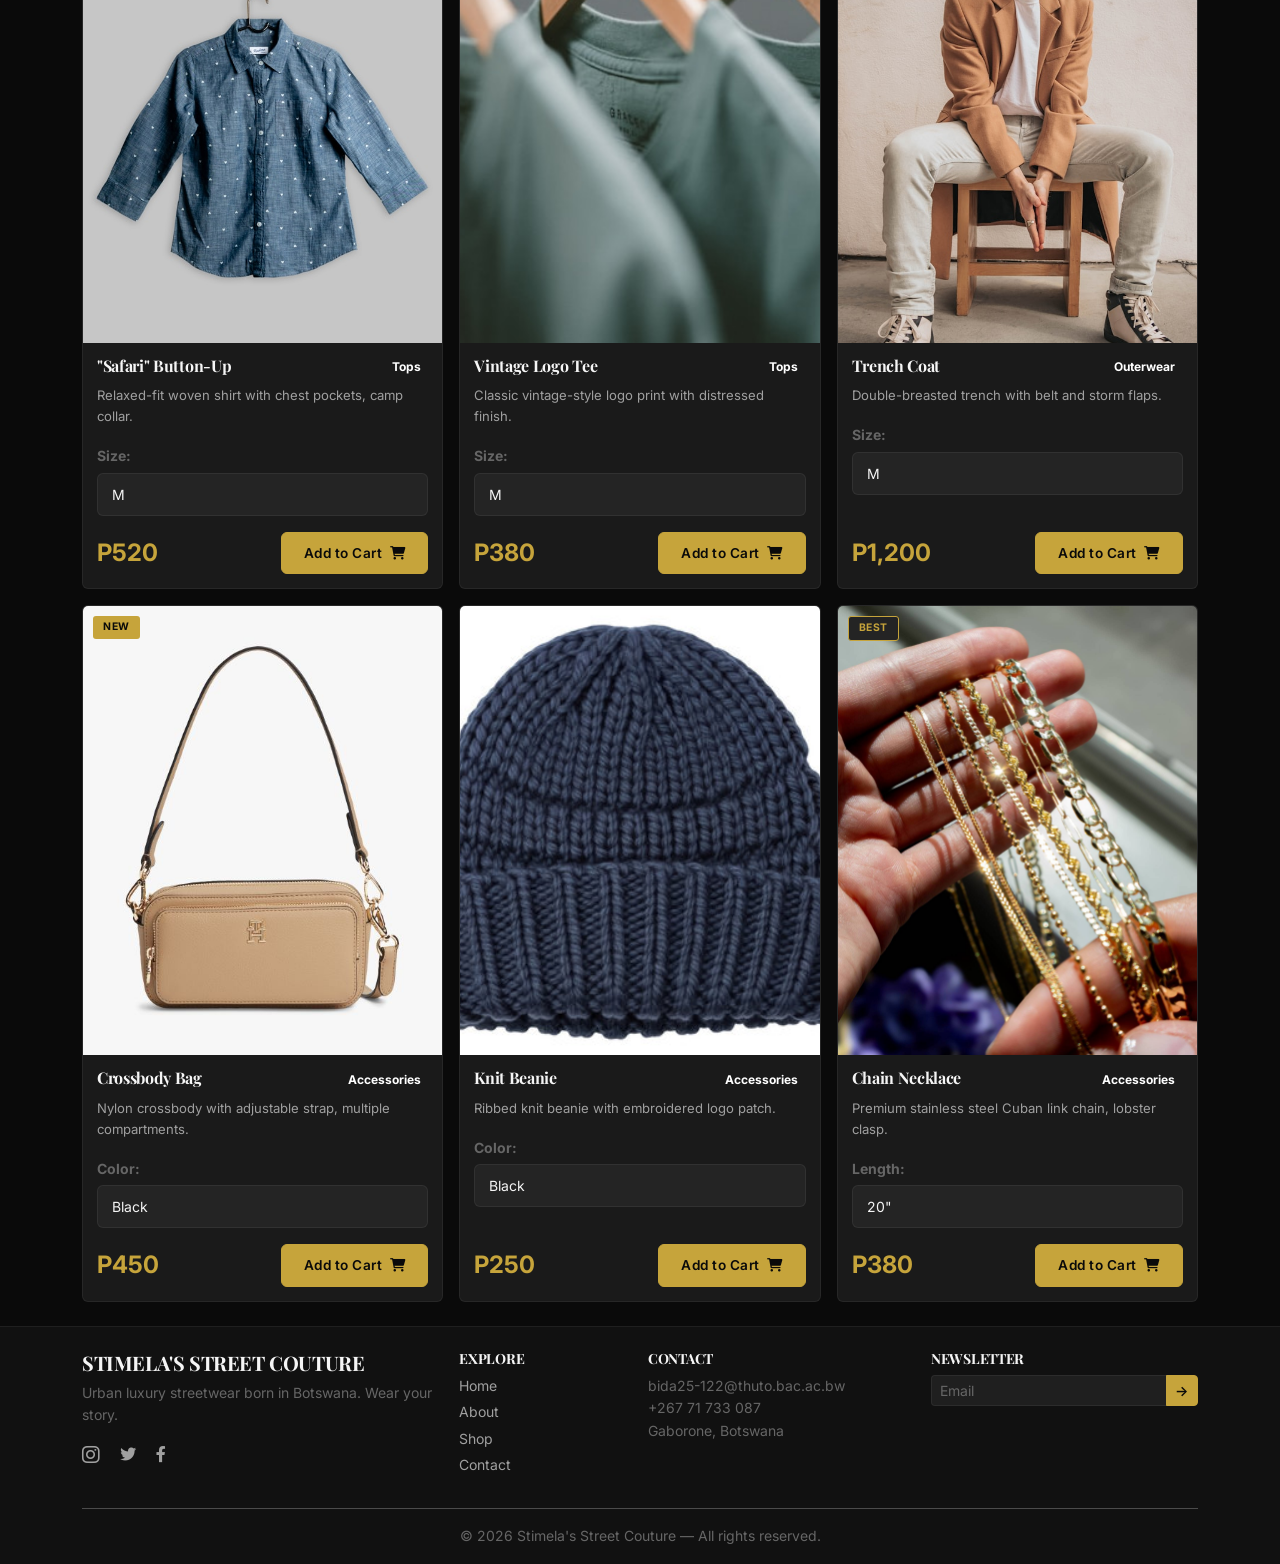
<file: shop.html>
<!DOCTYPE html>
<html lang="en">
<head>
    <meta charset="UTF-8">
    <meta name="viewport" content="width=device-width, initial-scale=1.0">
    <title>Shop | Stimela's Street Couture</title>
    <link href="https://cdn.jsdelivr.net/npm/bootstrap@5.3.0-alpha1/dist/css/bootstrap.min.css" rel="stylesheet">
    <link rel="stylesheet" href="https://cdnjs.cloudflare.com/ajax/libs/font-awesome/6.0.0-beta3/css/all.min.css">
    <link rel="stylesheet" href="css/style.css">
</head>
<body>

<nav class="navbar navbar-expand-lg navbar-light py-3 fixed-top">
    <div class="container">
        <a class="navbar-brand d-flex align-items-center" href="index.html">
            <img src="images/logo.png" alt="Stimela's Street Couture Logo" class="logo-img">
            <span class="brand-text"><span class="brand-accent">STIMELA'S</span> STREET COUTURE</span>
        </a>
        <button class="navbar-toggler border-0" type="button" data-bs-toggle="collapse" data-bs-target="#navbarMain" style="filter: invert(1);">
            <span class="navbar-toggler-icon"></span>
        </button>
        <div class="collapse navbar-collapse" id="navbarMain">
            <ul class="navbar-nav ms-auto mb-2 mb-lg-0">
                <li class="nav-item"><a class="nav-link" href="index.html">HOME</a></li>
                <li class="nav-item"><a class="nav-link" href="about.html">ABOUT</a></li>
                <li class="nav-item"><a class="nav-link" href="collection.html">COLLECTION</a></li>
                <li class="nav-item"><a class="nav-link active" href="shop.html">SHOP</a></li>
                <li class="nav-item"><a class="nav-link" href="cart.html">CART</a></li>
                <li class="nav-item"><a class="nav-link" href="tracking.html">TRACK</a></li>
                <li class="nav-item"><a class="nav-link" href="contact.html">CONTACT</a></li>
            </ul>
            <div class="ms-lg-3 d-flex align-items-center">
                <i class="fas fa-search me-3 search-icon"></i>
                <div class="position-relative">
                    <i class="fas fa-shopping-bag bag-icon"></i>
                    <span class="cart-count position-absolute top-0 start-100 translate-middle badge rounded-pill bg-gold" style="display: none;">0</span>
                </div>
            </div>
        </div>
    </div>
</nav>

<main class="pt-4">
    <div class="container py-4">
        <div class="text-center mb-4">
            <h1 class="fw-bold">All Products</h1>
            <p class="text-muted-custom">Shop the complete Stimela's Street Couture collection</p>
            <div class="section-accent"></div>
        </div>

        <div class="row g-3">
            <!-- 1 - Voyager Hoodie -->
            <div class="col-md-6 col-lg-4">
                <div class="card h-100">
                    <div class="product-img-wrap">
                        <img src="images/vogaerHoodie.jpg" alt="The Voyager Hoodie" loading="lazy">
                    </div>
                    <div class="card-body">
                        <div class="d-flex justify-content-between align-items-start mb-2">
                            <h5 class="fw-bold card-title mb-0">"The Voyager" Hoodie</h5>
                            <span class="badge">Hoodies</span>
                        </div>
                        <p class="card-text">Oversized fit, premium heavyweight cotton, embroidered logo.</p>
                        <div class="mb-2">
                            <label class="small fw-bold text-muted-custom">Size:</label>
                            <select class="form-select form-select-sm mt-1 product-size">
                                <option>S</option><option selected>M</option><option>L</option><option>XL</option>
                            </select>
                        </div>
                        <div class="d-flex justify-content-between align-items-center mt-auto pt-2">
                            <span class="fw-bold fs-4">P650</span>
                            <button class="btn btn-dark add-to-cart-btn" data-id="voyager-hoodie" data-name="The Voyager Hoodie" data-price="650">Add to Cart <i class="fas fa-shopping-cart ms-1"></i></button>
                        </div>
                    </div>
                </div>
            </div>

            <!-- 2 - Utility Cargos -->
            <div class="col-md-6 col-lg-4">
                <div class="card h-100">
                    <div class="product-img-wrap">
                        <img src="images/tacticalCargos.jpg" alt="Utility Cargos" loading="lazy">
                    </div>
                    <div class="card-body">
                        <div class="d-flex justify-content-between align-items-start mb-2">
                            <h5 class="fw-bold card-title mb-0">Utility Cargos</h5>
                            <span class="badge">Bottoms</span>
                        </div>
                        <p class="card-text">Tactical-inspired cargos, 6 pockets, relaxed taper fit.</p>
                        <div class="mb-2">
                            <label class="small fw-bold text-muted-custom">Size:</label>
                            <select class="form-select form-select-sm mt-1 product-size">
                                <option>S</option><option selected>M</option><option>L</option><option>XL</option>
                            </select>
                        </div>
                        <div class="d-flex justify-content-between align-items-center mt-auto pt-2">
                            <span class="fw-bold fs-4">P750</span>
                            <button class="btn btn-dark add-to-cart-btn" data-id="utility-cargos" data-name="Utility Cargos" data-price="750">Add to Cart <i class="fas fa-shopping-cart ms-1"></i></button>
                        </div>
                    </div>
                </div>
            </div>

            <!-- 3 - Reconstructed Denim -->
            <div class="col-md-6 col-lg-4">
                <div class="card h-100">
                    <div class="product-img-wrap">
                        <span class="product-badge best">Best</span>
                        <img src="images/reconstrutedDenim.webp" alt="Reconstructed Denim" loading="lazy">
                    </div>
                    <div class="card-body">
                        <div class="d-flex justify-content-between align-items-start mb-2">
                            <h5 class="fw-bold card-title mb-0">Reconstructed Denim</h5>
                            <span class="badge">Outerwear</span>
                        </div>
                        <p class="card-text">Upcycled denim jacket with hand-painted custom patches.</p>
                        <div class="mb-2">
                            <label class="small fw-bold text-muted-custom">Size:</label>
                            <select class="form-select form-select-sm mt-1 product-size">
                                <option>S</option><option selected>M</option><option>L</option><option>XL</option>
                            </select>
                        </div>
                        <div class="d-flex justify-content-between align-items-center mt-auto pt-2">
                            <span class="fw-bold fs-4">P890</span>
                            <button class="btn btn-dark add-to-cart-btn" data-id="reconstructed-denim" data-name="Reconstructed Denim Jacket" data-price="890">Add to Cart <i class="fas fa-shopping-cart ms-1"></i></button>
                        </div>
                    </div>
                </div>
            </div>

            <!-- 4 - Utility Zip-Up -->
            <div class="col-md-6 col-lg-4">
                <div class="card h-100">
                    <div class="product-img-wrap">
                        <span class="product-badge new">New</span>
                        <img src="images/utilityzipUp.webp" alt="Utility Zip-Up" loading="lazy">
                    </div>
                    <div class="card-body">
                        <div class="d-flex justify-content-between align-items-start mb-2">
                            <h5 class="fw-bold card-title mb-0">Utility Zip-Up</h5>
                            <span class="badge">Hoodies</span>
                        </div>
                        <p class="card-text">Full-zip hoodie with kangaroo pockets and adjustable hood.</p>
                        <div class="mb-2">
                            <label class="small fw-bold text-muted-custom">Size:</label>
                            <select class="form-select form-select-sm mt-1 product-size">
                                <option>S</option><option selected>M</option><option>L</option><option>XL</option>
                            </select>
                        </div>
                        <div class="d-flex justify-content-between align-items-center mt-auto pt-2">
                            <span class="fw-bold fs-4">P580</span>
                            <button class="btn btn-dark add-to-cart-btn" data-id="utility-zipup" data-name="Utility Zip-Up Hoodie" data-price="580">Add to Cart <i class="fas fa-shopping-cart ms-1"></i></button>
                        </div>
                    </div>
                </div>
            </div>

            <!-- 5 - Satin Bomber -->
            <div class="col-md-6 col-lg-4">
                <div class="card h-100">
                    <div class="product-img-wrap">
                        <span class="product-badge best">Best</span>
                        <img src="images/satinBomber.webp" alt="Satin Bomber" loading="lazy">
                    </div>
                    <div class="card-body">
                        <div class="d-flex justify-content-between align-items-start mb-2">
                            <h5 class="fw-bold card-title mb-0">Satin Bomber</h5>
                            <span class="badge">Outerwear</span>
                        </div>
                        <p class="card-text">Classic bomber silhouette with embroidered back design.</p>
                        <div class="mb-2">
                            <label class="small fw-bold text-muted-custom">Size:</label>
                            <select class="form-select form-select-sm mt-1 product-size">
                                <option>S</option><option selected>M</option><option>L</option><option>XL</option>
                            </select>
                        </div>
                        <div class="d-flex justify-content-between align-items-center mt-auto pt-2">
                            <span class="fw-bold fs-4">P980</span>
                            <button class="btn btn-dark add-to-cart-btn" data-id="satin-bomber" data-name="Satin Bomber Jacket" data-price="980">Add to Cart <i class="fas fa-shopping-cart ms-1"></i></button>
                        </div>
                    </div>
                </div>
            </div>

            <!-- 6 - Essential Sweats -->
            <div class="col-md-6 col-lg-4">
                <div class="card h-100">
                    <div class="product-img-wrap">
                        <img src="images/cagorPants.jfif" alt="Essential Sweats" loading="lazy">
                    </div>
                    <div class="card-body">
                        <div class="d-flex justify-content-between align-items-start mb-2">
                            <h5 class="fw-bold card-title mb-0">Essential Sweats</h5>
                            <span class="badge">Bottoms</span>
                        </div>
                        <p class="card-text">French terry sweatpants with tapered leg and elastic cuffs.</p>
                        <div class="mb-2">
                            <label class="small fw-bold text-muted-custom">Size:</label>
                            <select class="form-select form-select-sm mt-1 product-size">
                                <option>S</option><option selected>M</option><option>L</option><option>XL</option>
                            </select>
                        </div>
                        <div class="d-flex justify-content-between align-items-center mt-auto pt-2">
                            <span class="fw-bold fs-4">P520</span>
                            <button class="btn btn-dark add-to-cart-btn" data-id="essential-sweats" data-name="Essential Sweatpants" data-price="520">Add to Cart <i class="fas fa-shopping-cart ms-1"></i></button>
                        </div>
                    </div>
                </div>
            </div>

            <!-- 7 - Midnight Pullover -->
            <div class="col-md-6 col-lg-4">
                <div class="card h-100">
                    <div class="product-img-wrap">
                        <span class="product-badge new">New</span>
                        <img src="images/midnight-pullover.jpg" alt="Midnight Pullover" loading="lazy">
                    </div>
                    <div class="card-body">
                        <div class="d-flex justify-content-between align-items-start mb-2">
                            <h5 class="fw-bold card-title mb-0">"Midnight" Pullover</h5>
                            <span class="badge">Hoodies</span>
                        </div>
                        <p class="card-text">Heavyweight fleece pullover with embroidered chest logo.</p>
                        <div class="mb-2">
                            <label class="small fw-bold text-muted-custom">Size:</label>
                            <select class="form-select form-select-sm mt-1 product-size">
                                <option>S</option><option selected>M</option><option>L</option><option>XL</option>
                            </select>
                        </div>
                        <div class="d-flex justify-content-between align-items-center mt-auto pt-2">
                            <span class="fw-bold fs-4">P720</span>
                            <button class="btn btn-dark add-to-cart-btn" data-id="midnight-pullover" data-name="Midnight Pullover" data-price="720">Add to Cart <i class="fas fa-shopping-cart ms-1"></i></button>
                        </div>
                    </div>
                </div>
            </div>

            <!-- 8 - Crystal Graphic Tee -->
            <div class="col-md-6 col-lg-4">
                <div class="card h-100">
                    <div class="product-img-wrap">
                        <span class="product-badge new">New</span>
                        <img src="images/crystal-tee.jpg" alt="Crystal Graphic Tee" loading="lazy">
                    </div>
                    <div class="card-body">
                        <div class="d-flex justify-content-between align-items-start mb-2">
                            <h5 class="fw-bold card-title mb-0">"Crystal" Graphic Tee</h5>
                            <span class="badge">Tops</span>
                        </div>
                        <p class="card-text">Bold graphic print on premium 220gsm crewneck cotton tee.</p>
                        <div class="mb-2">
                            <label class="small fw-bold text-muted-custom">Size:</label>
                            <select class="form-select form-select-sm mt-1 product-size">
                                <option>S</option><option selected>M</option><option>L</option><option>XL</option>
                            </select>
                        </div>
                        <div class="d-flex justify-content-between align-items-center mt-auto pt-2">
                            <span class="fw-bold fs-4">P350</span>
                            <button class="btn btn-dark add-to-cart-btn" data-id="crystal-tee" data-name="Crystal Graphic Tee" data-price="350">Add to Cart <i class="fas fa-shopping-cart ms-1"></i></button>
                        </div>
                    </div>
                </div>
            </div>

            <!-- 9 - Paneled Joggers -->
            <div class="col-md-6 col-lg-4">
                <div class="card h-100">
                    <div class="product-img-wrap">
                        <span class="product-badge new">New</span>
                        <img src="images/paneled-joggers.jpg" alt="Paneled Joggers" loading="lazy">
                    </div>
                    <div class="card-body">
                        <div class="d-flex justify-content-between align-items-start mb-2">
                            <h5 class="fw-bold card-title mb-0">Paneled Joggers</h5>
                            <span class="badge">Bottoms</span>
                        </div>
                        <p class="card-text">Tapered joggers with contrast paneling and zip pockets.</p>
                        <div class="mb-2">
                            <label class="small fw-bold text-muted-custom">Size:</label>
                            <select class="form-select form-select-sm mt-1 product-size">
                                <option>S</option><option selected>M</option><option>L</option><option>XL</option>
                            </select>
                        </div>
                        <div class="d-flex justify-content-between align-items-center mt-auto pt-2">
                            <span class="fw-bold fs-4">P680</span>
                            <button class="btn btn-dark add-to-cart-btn" data-id="paneled-joggers" data-name="Paneled Joggers" data-price="680">Add to Cart <i class="fas fa-shopping-cart ms-1"></i></button>
                        </div>
                    </div>
                </div>
            </div>

            <!-- 10 - Puffer Vest -->
            <div class="col-md-6 col-lg-4">
                <div class="card h-100">
                    <div class="product-img-wrap">
                        <img src="images/puffer-vest.jpg" alt="Puffer Vest" loading="lazy">
                    </div>
                    <div class="card-body">
                        <div class="d-flex justify-content-between align-items-start mb-2">
                            <h5 class="fw-bold card-title mb-0">Puffer Vest</h5>
                            <span class="badge">Outerwear</span>
                        </div>
                        <p class="card-text">Lightweight quilted puffer vest with high collar.</p>
                        <div class="mb-2">
                            <label class="small fw-bold text-muted-custom">Size:</label>
                            <select class="form-select form-select-sm mt-1 product-size">
                                <option>S</option><option selected>M</option><option>L</option><option>XL</option>
                            </select>
                        </div>
                        <div class="d-flex justify-content-between align-items-center mt-auto pt-2">
                            <span class="fw-bold fs-4">P650</span>
                            <button class="btn btn-dark add-to-cart-btn" data-id="puffer-vest" data-name="Puffer Vest" data-price="650">Add to Cart <i class="fas fa-shopping-cart ms-1"></i></button>
                        </div>
                    </div>
                </div>
            </div>

            <!-- 11 - Campus Hoodie -->
            <div class="col-md-6 col-lg-4">
                <div class="card h-100">
                    <div class="product-img-wrap">
                        <img src="images/campus-hoodie.jpg" alt="Campus Hoodie" loading="lazy">
                    </div>
                    <div class="card-body">
                        <div class="d-flex justify-content-between align-items-start mb-2">
                            <h5 class="fw-bold card-title mb-0">"Campus" Hoodie</h5>
                            <span class="badge">Hoodies</span>
                        </div>
                        <p class="card-text">Classic pullover hoodie with fleece lining and kangaroo pocket.</p>
                        <div class="mb-2">
                            <label class="small fw-bold text-muted-custom">Size:</label>
                            <select class="form-select form-select-sm mt-1 product-size">
                                <option>S</option><option selected>M</option><option>L</option><option>XL</option>
                            </select>
                        </div>
                        <div class="d-flex justify-content-between align-items-center mt-auto pt-2">
                            <span class="fw-bold fs-4">P590</span>
                            <button class="btn btn-dark add-to-cart-btn" data-id="campus-hoodie" data-name="Campus Hoodie" data-price="590">Add to Cart <i class="fas fa-shopping-cart ms-1"></i></button>
                        </div>
                    </div>
                </div>
            </div>

            <!-- 12 - District Cargos -->
            <div class="col-md-6 col-lg-4">
                <div class="card h-100">
                    <div class="product-img-wrap">
                        <img src="images/district-cargos.jpg" alt="District Cargos" loading="lazy">
                    </div>
                    <div class="card-body">
                        <div class="d-flex justify-content-between align-items-start mb-2">
                            <h5 class="fw-bold card-title mb-0">"District" Cargos</h5>
                            <span class="badge">Bottoms</span>
                        </div>
                        <p class="card-text">Wide-leg cargos with utility straps and cargo pockets.</p>
                        <div class="mb-2">
                            <label class="small fw-bold text-muted-custom">Size:</label>
                            <select class="form-select form-select-sm mt-1 product-size">
                                <option>S</option><option selected>M</option><option>L</option><option>XL</option>
                            </select>
                        </div>
                        <div class="d-flex justify-content-between align-items-center mt-auto pt-2">
                            <span class="fw-bold fs-4">P710</span>
                            <button class="btn btn-dark add-to-cart-btn" data-id="district-cargos" data-name="District Cargos" data-price="710">Add to Cart <i class="fas fa-shopping-cart ms-1"></i></button>
                        </div>
                    </div>
                </div>
            </div>

            <!-- 13 - Safari Button-Up -->
            <div class="col-md-6 col-lg-4">
                <div class="card h-100">
                    <div class="product-img-wrap">
                        <span class="product-badge new">New</span>
                        <img src="images/safari-shirt.jpg" alt="Safari Button-Up" loading="lazy">
                    </div>
                    <div class="card-body">
                        <div class="d-flex justify-content-between align-items-start mb-2">
                            <h5 class="fw-bold card-title mb-0">"Safari" Button-Up</h5>
                            <span class="badge">Tops</span>
                        </div>
                        <p class="card-text">Relaxed-fit woven shirt with chest pockets, camp collar.</p>
                        <div class="mb-2">
                            <label class="small fw-bold text-muted-custom">Size:</label>
                            <select class="form-select form-select-sm mt-1 product-size">
                                <option>S</option><option selected>M</option><option>L</option><option>XL</option>
                            </select>
                        </div>
                        <div class="d-flex justify-content-between align-items-center mt-auto pt-2">
                            <span class="fw-bold fs-4">P520</span>
                            <button class="btn btn-dark add-to-cart-btn" data-id="safari-shirt" data-name="Safari Button-Up" data-price="520">Add to Cart <i class="fas fa-shopping-cart ms-1"></i></button>
                        </div>
                    </div>
                </div>
            </div>

            <!-- 14 - Vintage Logo Tee -->
            <div class="col-md-6 col-lg-4">
                <div class="card h-100">
                    <div class="product-img-wrap">
                        <img src="images/vintage-tee.jpg" alt="Vintage Logo Tee" loading="lazy">
                    </div>
                    <div class="card-body">
                        <div class="d-flex justify-content-between align-items-start mb-2">
                            <h5 class="fw-bold card-title mb-0">Vintage Logo Tee</h5>
                            <span class="badge">Tops</span>
                        </div>
                        <p class="card-text">Classic vintage-style logo print with distressed finish.</p>
                        <div class="mb-2">
                            <label class="small fw-bold text-muted-custom">Size:</label>
                            <select class="form-select form-select-sm mt-1 product-size">
                                <option>S</option><option selected>M</option><option>L</option><option>XL</option>
                            </select>
                        </div>
                        <div class="d-flex justify-content-between align-items-center mt-auto pt-2">
                            <span class="fw-bold fs-4">P380</span>
                            <button class="btn btn-dark add-to-cart-btn" data-id="vintage-tee" data-name="Vintage Logo Tee" data-price="380">Add to Cart <i class="fas fa-shopping-cart ms-1"></i></button>
                        </div>
                    </div>
                </div>
            </div>

            <!-- 15 - Trench Coat -->
            <div class="col-md-6 col-lg-4">
                <div class="card h-100">
                    <div class="product-img-wrap">
                        <img src="images/trench-coat.jpg" alt="Trench Coat" loading="lazy">
                    </div>
                    <div class="card-body">
                        <div class="d-flex justify-content-between align-items-start mb-2">
                            <h5 class="fw-bold card-title mb-0">Trench Coat</h5>
                            <span class="badge">Outerwear</span>
                        </div>
                        <p class="card-text">Double-breasted trench with belt and storm flaps.</p>
                        <div class="mb-2">
                            <label class="small fw-bold text-muted-custom">Size:</label>
                            <select class="form-select form-select-sm mt-1 product-size">
                                <option>S</option><option selected>M</option><option>L</option><option>XL</option>
                            </select>
                        </div>
                        <div class="d-flex justify-content-between align-items-center mt-auto pt-2">
                            <span class="fw-bold fs-4">P1,200</span>
                            <button class="btn btn-dark add-to-cart-btn" data-id="trench-coat" data-name="Trench Coat" data-price="1200">Add to Cart <i class="fas fa-shopping-cart ms-1"></i></button>
                        </div>
                    </div>
                </div>
            </div>

            <!-- 16 - Crossbody Bag -->
            <div class="col-md-6 col-lg-4">
                <div class="card h-100">
                    <div class="product-img-wrap">
                        <span class="product-badge new">New</span>
                        <img src="images/crossbody-bag.jpg" alt="Crossbody Bag" loading="lazy">
                    </div>
                    <div class="card-body">
                        <div class="d-flex justify-content-between align-items-start mb-2">
                            <h5 class="fw-bold card-title mb-0">Crossbody Bag</h5>
                            <span class="badge">Accessories</span>
                        </div>
                        <p class="card-text">Nylon crossbody with adjustable strap, multiple compartments.</p>
                        <div class="mb-2">
                            <label class="small fw-bold text-muted-custom">Color:</label>
                            <select class="form-select form-select-sm mt-1 product-size">
                                <option>Black</option><option>Olive</option><option>Tan</option>
                            </select>
                        </div>
                        <div class="d-flex justify-content-between align-items-center mt-auto pt-2">
                            <span class="fw-bold fs-4">P450</span>
                            <button class="btn btn-dark add-to-cart-btn" data-id="crossbody-bag" data-name="Crossbody Bag" data-price="450">Add to Cart <i class="fas fa-shopping-cart ms-1"></i></button>
                        </div>
                    </div>
                </div>
            </div>

            <!-- 17 - Knit Beanie -->
            <div class="col-md-6 col-lg-4">
                <div class="card h-100">
                    <div class="product-img-wrap">
                        <img src="images/knit-beanie.jpg" alt="Knit Beanie" loading="lazy">
                    </div>
                    <div class="card-body">
                        <div class="d-flex justify-content-between align-items-start mb-2">
                            <h5 class="fw-bold card-title mb-0">Knit Beanie</h5>
                            <span class="badge">Accessories</span>
                        </div>
                        <p class="card-text">Ribbed knit beanie with embroidered logo patch.</p>
                        <div class="mb-2">
                            <label class="small fw-bold text-muted-custom">Color:</label>
                            <select class="form-select form-select-sm mt-1 product-size">
                                <option>Black</option><option>Charcoal</option><option>Burgundy</option>
                            </select>
                        </div>
                        <div class="d-flex justify-content-between align-items-center mt-auto pt-2">
                            <span class="fw-bold fs-4">P250</span>
                            <button class="btn btn-dark add-to-cart-btn" data-id="knit-beanie" data-name="Knit Beanie" data-price="250">Add to Cart <i class="fas fa-shopping-cart ms-1"></i></button>
                        </div>
                    </div>
                </div>
            </div>

            <!-- 18 - Chain Necklace -->
            <div class="col-md-6 col-lg-4">
                <div class="card h-100">
                    <div class="product-img-wrap">
                        <span class="product-badge best">Best</span>
                        <img src="images/chain-necklace.jpg" alt="Chain Necklace" loading="lazy">
                    </div>
                    <div class="card-body">
                        <div class="d-flex justify-content-between align-items-start mb-2">
                            <h5 class="fw-bold card-title mb-0">Chain Necklace</h5>
                            <span class="badge">Accessories</span>
                        </div>
                        <p class="card-text">Premium stainless steel Cuban link chain, lobster clasp.</p>
                        <div class="mb-2">
                            <label class="small fw-bold text-muted-custom">Length:</label>
                            <select class="form-select form-select-sm mt-1 product-size">
                                <option>18"</option><option selected>20"</option><option>22"</option>
                            </select>
                        </div>
                        <div class="d-flex justify-content-between align-items-center mt-auto pt-2">
                            <span class="fw-bold fs-4">P380</span>
                            <button class="btn btn-dark add-to-cart-btn" data-id="chain-necklace" data-name="Chain Necklace" data-price="380">Add to Cart <i class="fas fa-shopping-cart ms-1"></i></button>
                        </div>
                    </div>
                </div>
            </div>
        </div>
    </div>
</main>

<footer class="pt-4 pb-3">
    <div class="container">
        <div class="row g-3">
            <div class="col-md-4">
                <h5 class="text-uppercase fw-bold" style="font-family: var(--heading-font);">STIMELA'S STREET COUTURE</h5>
                <p class="small">Urban luxury streetwear born in Botswana. Wear your story.</p>
                <div class="social-icons">
                    <a href="#" class="me-3"><i class="fab fa-instagram fa-lg"></i></a>
                    <a href="#" class="me-3"><i class="fab fa-twitter"></i></a>
                    <a href="#"><i class="fab fa-facebook-f"></i></a>
                </div>
            </div>
            <div class="col-md-2">
                <h6 class="text-uppercase small fw-bold">Explore</h6>
                <ul class="list-unstyled small">
                    <li class="mb-1"><a href="index.html" class="text-decoration-none">Home</a></li>
                    <li class="mb-1"><a href="about.html" class="text-decoration-none">About</a></li>
                    <li class="mb-1"><a href="shop.html" class="text-decoration-none">Shop</a></li>
                    <li class="mb-1"><a href="contact.html" class="text-decoration-none">Contact</a></li>
                </ul>
            </div>
            <div class="col-md-3">
                <h6 class="text-uppercase small fw-bold">Contact</h6>
                <p class="small">bida25-122@thuto.bac.ac.bw<br>+267 71 733 087<br>Gaborone, Botswana</p>
            </div>
            <div class="col-md-3">
                <h6 class="text-uppercase small fw-bold">Newsletter</h6>
                <div class="input-group input-group-sm">
                    <input type="email" class="form-control" placeholder="Email">
                    <button class="btn btn-dark btn-sm" type="button">→</button>
                </div>
            </div>
        </div>
        <hr class="opacity-25 my-3">
        <div class="text-center small text-muted-custom">© 2026 Stimela's Street Couture — All rights reserved.</div>
    </div>
</footer>

<script src="https://cdn.jsdelivr.net/npm/bootstrap@5.3.0-alpha1/dist/js/bootstrap.bundle.min.js"></script>
<script src="js/cart.js"></script>
<script src="js/script.js"></script>
</body>
</html>
</file>
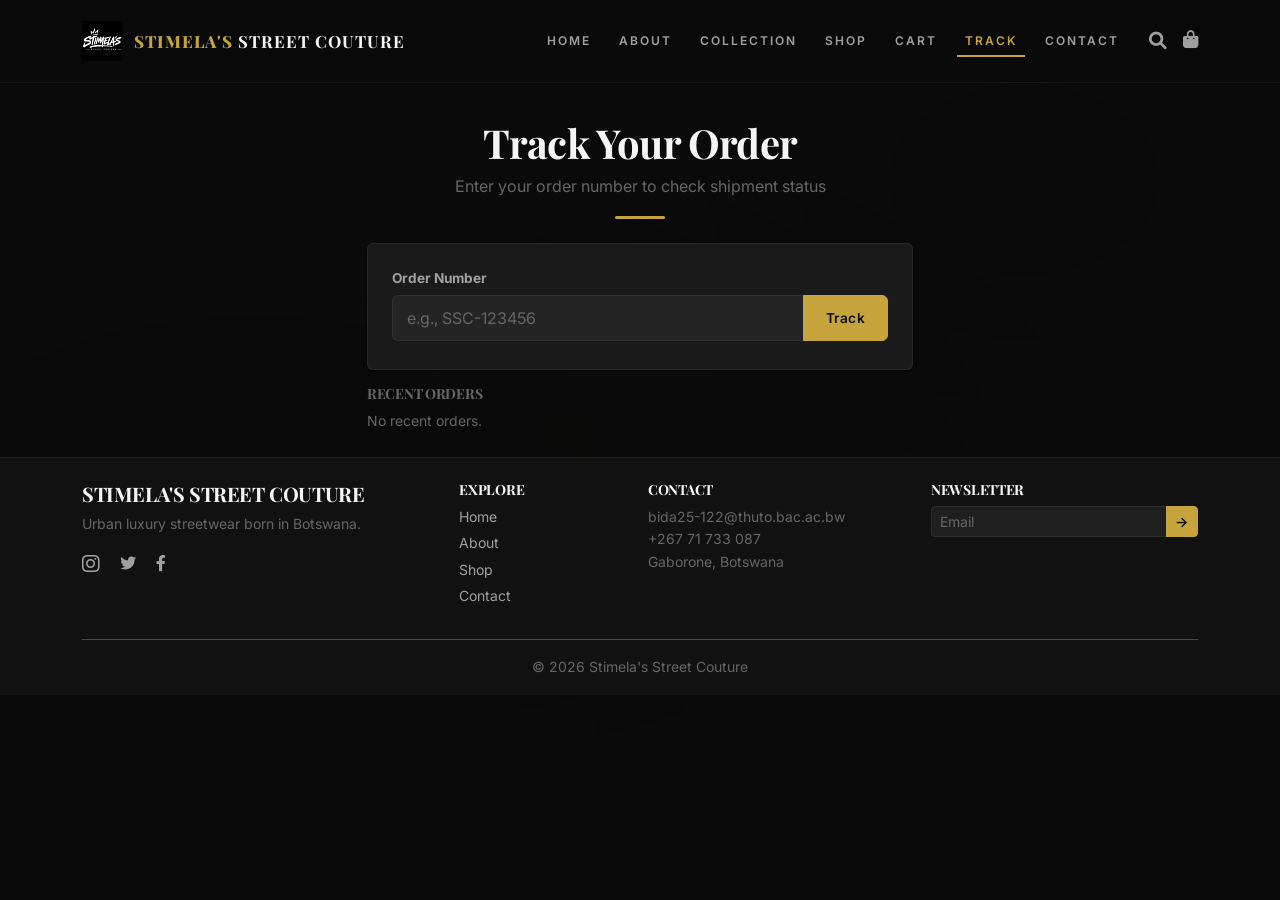
<file: tracking.html>
<!DOCTYPE html>
<html lang="en">
<head>
    <meta charset="UTF-8">
    <meta name="viewport" content="width=device-width, initial-scale=1.0">
    <title>Track Order | Stimela's Street Couture</title>
    <link href="https://cdn.jsdelivr.net/npm/bootstrap@5.3.0-alpha1/dist/css/bootstrap.min.css" rel="stylesheet">
    <link rel="stylesheet" href="https://cdnjs.cloudflare.com/ajax/libs/font-awesome/6.0.0-beta3/css/all.min.css">
    <link rel="stylesheet" href="css/style.css">
</head>
<body>

<nav class="navbar navbar-expand-lg navbar-light py-3 fixed-top">
    <div class="container">
        <a class="navbar-brand d-flex align-items-center" href="index.html">
            <img src="images/logo.png" alt="Stimela's Street Couture Logo" class="logo-img">
            <span class="brand-text"><span class="brand-accent">STIMELA'S</span> STREET COUTURE</span>
        </a>
        <button class="navbar-toggler border-0" type="button" data-bs-toggle="collapse" data-bs-target="#navbarMain" style="filter: invert(1);">
            <span class="navbar-toggler-icon"></span>
        </button>
        <div class="collapse navbar-collapse" id="navbarMain">
            <ul class="navbar-nav ms-auto mb-2 mb-lg-0">
                <li class="nav-item"><a class="nav-link" href="index.html">HOME</a></li>
                <li class="nav-item"><a class="nav-link" href="about.html">ABOUT</a></li>
                <li class="nav-item"><a class="nav-link" href="collection.html">COLLECTION</a></li>
                <li class="nav-item"><a class="nav-link" href="shop.html">SHOP</a></li>
                <li class="nav-item"><a class="nav-link" href="cart.html">CART</a></li>
                <li class="nav-item"><a class="nav-link active" href="tracking.html">TRACK</a></li>
                <li class="nav-item"><a class="nav-link" href="contact.html">CONTACT</a></li>
            </ul>
            <div class="ms-lg-3 d-flex align-items-center">
                <i class="fas fa-search me-3 search-icon"></i>
                <div class="position-relative">
                    <i class="fas fa-shopping-bag bag-icon"></i>
                    <span class="cart-count position-absolute top-0 start-100 translate-middle badge rounded-pill bg-gold" style="display: none;">0</span>
                </div>
            </div>
        </div>
    </div>
</nav>

<main class="pt-4">
    <div class="container py-4">
        <div class="text-center mb-4">
            <h1 class="fw-bold">Track Your Order</h1>
            <p class="text-muted-custom">Enter your order number to check shipment status</p>
            <div class="section-accent"></div>
        </div>

        <div class="row justify-content-center">
            <div class="col-lg-6">
                <div class="card p-md-4 p-3">
                        <label for="orderNumber" class="form-label fw-bold">Order Number</label>
                        <div class="input-group">
                            <input type="text" class="form-control" id="orderNumber" placeholder="e.g., SSC-123456" pattern="SSC-\d{6}" title="Format: SSC- followed by 6 digits">
                            <button class="btn btn-dark" id="trackOrderBtn">Track</button>
                        </div>
                        <div id="orderError" class="invalid-feedback d-block" style="display: none;"></div>
                    </div>
                    <div id="trackingResult" style="display: none;">
                        <hr style="border-color: var(--border-subtle);">
                        <div id="orderDetails"></div>
                    </div>
                    <div id="recentOrders" class="mt-3">
                        <h6 class="fw-bold small text-uppercase text-muted-custom mb-2">Recent Orders</h6>
                        <div id="recentOrdersList" class="small"></div>
                    </div>
                </div>
            </div>
        </div>
    </div>
</main>

<footer class="pt-4 pb-3">
    <div class="container">
        <div class="row g-3">
            <div class="col-md-4">
                <h5 class="text-uppercase fw-bold" style="font-family: var(--heading-font);">STIMELA'S STREET COUTURE</h5>
                <p class="small">Urban luxury streetwear born in Botswana.</p>
                <div class="social-icons">
                    <a href="#" class="me-3"><i class="fab fa-instagram fa-lg"></i></a>
                    <a href="#" class="me-3"><i class="fab fa-twitter"></i></a>
                    <a href="#"><i class="fab fa-facebook-f"></i></a>
                </div>
            </div>
            <div class="col-md-2">
                <h6 class="text-uppercase small fw-bold">Explore</h6>
                <ul class="list-unstyled small">
                    <li class="mb-1"><a href="index.html" class="text-decoration-none">Home</a></li>
                    <li class="mb-1"><a href="about.html" class="text-decoration-none">About</a></li>
                    <li class="mb-1"><a href="shop.html" class="text-decoration-none">Shop</a></li>
                    <li class="mb-1"><a href="contact.html" class="text-decoration-none">Contact</a></li>
                </ul>
            </div>
            <div class="col-md-3">
                <h6 class="text-uppercase small fw-bold">Contact</h6>
                <p class="small">bida25-122@thuto.bac.ac.bw<br>+267 71 733 087<br>Gaborone, Botswana</p>
            </div>
            <div class="col-md-3">
                <h6 class="text-uppercase small fw-bold">Newsletter</h6>
                <div class="input-group input-group-sm">
                    <input type="email" class="form-control" placeholder="Email">
                    <button class="btn btn-dark btn-sm" type="button">→</button>
                </div>
            </div>
        </div>
        <hr class="opacity-25 my-3">
        <div class="text-center small text-muted-custom">© 2026 Stimela's Street Couture</div>
    </div>
</footer>

<script src="https://cdn.jsdelivr.net/npm/bootstrap@5.3.0-alpha1/dist/js/bootstrap.bundle.min.js"></script>
<script src="js/cart.js"></script>
<script src="js/script.js"></script>
<script>
    function displayRecentOrders() {
        const orders = JSON.parse(localStorage.getItem('stimelaOrders')) || [];
        const container = document.getElementById('recentOrdersList');
        if (!container) return;
        if (orders.length === 0) {
            container.innerHTML = '<p class="text-muted-custom mb-0">No recent orders.</p>';
        } else {
            container.innerHTML = orders.slice(-3).reverse().map(o =>
                `<div class="mb-2 p-2 rounded" style="background:var(--bg-card);border:1px solid var(--border-subtle);">
                    <strong style="color:var(--gold);">${o.orderNumber}</strong><br>
                    <span class="text-muted-custom">${o.date} | Total: P${o.total.toFixed(2)}</span>
                </div>`
            ).join('');
        }
    }

    function validateOrderNumber(value) {
        const pattern = /^SSC-\d{6}$/;
        const errorEl = document.getElementById('orderError');
        if (!value.trim()) {
            errorEl.textContent = 'Please enter an order number.';
            errorEl.style.display = 'block'; return false;
        }
        if (!pattern.test(value.trim())) {
            errorEl.textContent = 'Invalid format. Use SSC- followed by 6 digits (e.g., SSC-123456).';
            errorEl.style.display = 'block'; return false;
        }
        errorEl.style.display = 'none';
        return true;
    }

    document.getElementById('trackOrderBtn')?.addEventListener('click', function() {
        const input = document.getElementById('orderNumber');
        const orderNumber = input.value.trim();
        if (!validateOrderNumber(orderNumber)) { input.classList.add('is-invalid'); return; }
        input.classList.remove('is-invalid');

        const orders = JSON.parse(localStorage.getItem('stimelaOrders')) || [];
        const order = orders.find(o => o.orderNumber === orderNumber);
        const resultDiv = document.getElementById('trackingResult');
        const detailsDiv = document.getElementById('orderDetails');

        if (order) {
            const statuses = ['Processing', 'Confirmed', 'Shipped', 'Out for Delivery', 'Delivered'];
            const status = statuses[Math.floor(Math.random() * statuses.length)];
            const delivery = new Date(); delivery.setDate(delivery.getDate() + 5);
            resultDiv.style.display = 'block';
            detailsDiv.innerHTML = `
                <div class="alert alert-success py-2"><i class="fas fa-check-circle me-2"></i> Order Found!</div>
                <p class="mb-1"><strong>Order:</strong> ${order.orderNumber}</p>
                <p class="mb-1"><strong>Date:</strong> ${order.date}</p>
                <p class="mb-1"><strong>Status:</strong> <span class="badge" style="background:var(--gold);color:var(--bg-primary);">${status}</span></p>
                <p class="mb-1"><strong>Delivery:</strong> ${delivery.toLocaleDateString()}</p>
                <p class="mb-1"><strong>Total:</strong> P${order.total.toFixed(2)}</p>
                <div class="mt-2">
                    <h6 class="small fw-bold">Items:</h6>
                    <ul class="list-unstyled small text-muted-custom">
                        ${order.items.map(i => `<li>• ${i.name} (x${i.quantity}) - P${(i.price*i.quantity).toFixed(2)}</li>`).join('')}
                    </ul>
                </div>
                ${status === 'Delivered' ? '<div class="alert alert-success py-2 mt-2"><i class="fas fa-truck"></i> Delivered! Thank you.</div>' : ''}
            `;
        } else {
            resultDiv.style.display = 'block';
            detailsDiv.innerHTML = `<div class="alert alert-danger py-2"><i class="fas fa-exclamation-circle me-2"></i> Order not found.</div>`;
        }
    });

    document.getElementById('orderNumber')?.addEventListener('input', function() {
        if (this.value.trim()) { validateOrderNumber(this.value); if (document.getElementById('orderError').style.display === 'none') this.classList.remove('is-invalid'); }
        else { document.getElementById('orderError').style.display = 'none'; this.classList.remove('is-invalid'); }
    });

    const params = new URLSearchParams(window.location.search);
    const orderParam = params.get('order');
    if (orderParam) { document.getElementById('orderNumber').value = orderParam; document.getElementById('trackOrderBtn').click(); }

    displayRecentOrders();
</script>
</body>
</html>
</file>
<file: css/style.css>
/* ============================================================
   css/style.css - Stimela's Street Couture
   Netflix-inspired dark theme with color blending,
   reduced whitespace, background image overlay
   ============================================================ */

@import url('https://fonts.googleapis.com/css2?family=Inter:wght@300;400;500;600;700;800;900&family=Playfair+Display:wght@400;500;600;700;800&display=swap');

:root {
    --gold: #c6a43b;
    --gold-light: #dfc267;
    --gold-dark: #a8882e;
    --bg-primary: #0a0a0a;
    --bg-secondary: #111111;
    --bg-card: #1a1a1a;
    --bg-card-hover: #222222;
    --bg-elevated: #242424;
    --text-primary: #f5f5f5;
    --text-secondary: #a0a0a0;
    --text-muted: #666666;
    --border-subtle: rgba(255,255,255,0.06);
    --border-accent: rgba(198,164,59,0.3);
    --body-font: 'Inter', -apple-system, BlinkMacSystemFont, 'Segoe UI', sans-serif;
    --heading-font: 'Playfair Display', 'Inter', serif;
    --transition: all 0.3s cubic-bezier(0.4, 0, 0.2, 1);
    --shadow-card: 0 4px 20px rgba(0,0,0,0.3);
    --shadow-hover: 0 12px 40px rgba(0,0,0,0.5);
    --radius-sm: 6px;
    --radius-md: 12px;
}

*, *::before, *::after { box-sizing: border-box; }

/* ========== SITE-WIDE BACKGROUND WITH BLEND ========== */
body {
    margin: 0;
    padding: 0;
    padding-top: 72px;
    font-family: var(--body-font);
    color: var(--text-primary);
    line-height: 1.6;
    -webkit-font-smoothing: antialiased;
    background: var(--bg-primary);
    position: relative;
}

/* Full-site background texture overlay with blend */
body::before {
    content: '';
    position: fixed;
    top: 0; left: 0; right: 0; bottom: 0;
    background:
        radial-gradient(ellipse at 20% 50%, rgba(198,164,59,0.04) 0%, transparent 60%),
        radial-gradient(ellipse at 80% 20%, rgba(198,164,59,0.03) 0%, transparent 50%),
        radial-gradient(ellipse at 50% 80%, rgba(255,255,255,0.02) 0%, transparent 50%),
        url('https://images.unsplash.com/photo-1557682250-33bd709cbe85?w=1920&h=1080&fit=crop&blend=000000&blend-mode=multiply&fm=jpg') center/cover no-repeat;
    opacity: 0.15;
    z-index: -1;
    pointer-events: none;
}

/* Blended section transitions - Netflix-style */
.section-dark { background: var(--bg-primary); }
.section-darker { background: var(--bg-secondary); }
.section-card-bg { background: var(--bg-card); }

::selection { background: var(--gold); color: var(--bg-primary); }

/* ========== TYPOGRAPHY ========== */
h1, h2, h3, h4, h5, h6 {
    font-family: var(--heading-font);
    font-weight: 700;
    letter-spacing: -0.02em;
    line-height: 1.15;
    color: var(--text-primary);
}
p { color: var(--text-secondary); }
.text-gold { color: var(--gold) !important; }
.text-muted-custom { color: var(--text-muted) !important; }

/* ========== NAVBAR - Glass dark ========== */
.navbar {
    transition: var(--transition);
    border-bottom: 1px solid var(--border-subtle);
    background: rgba(10,10,10,0.92) !important;
    backdrop-filter: blur(24px);
    -webkit-backdrop-filter: blur(24px);
}
.navbar-brand img.logo-img {
    height: 40px; width: auto; margin-right: 12px;
    transition: transform 0.3s ease;
    filter: brightness(1.1);
}
.brand-text { font-family: var(--heading-font); font-weight: 700; font-size: 1.05rem; letter-spacing: 1px; color: var(--text-primary); }
.brand-accent { color: var(--gold); font-weight: 800; }

.nav-link {
    font-weight: 600; font-size: 0.75rem; letter-spacing: 2px;
    margin: 0 6px; position: relative; text-transform: uppercase;
    transition: color 0.3s ease; padding: 6px 0; color: var(--text-secondary) !important;
}
.nav-link::after {
    content: ''; position: absolute; bottom: 0; left: 0;
    width: 100%; height: 2px; background: var(--gold);
    transform: scaleX(0); transform-origin: right;
    transition: transform 0.3s ease;
}
.nav-link:hover::after { transform: scaleX(1); transform-origin: left; }
.nav-link.active::after { transform: scaleX(1); }
.nav-link:hover { color: var(--text-primary) !important; }
.nav-link.active { color: var(--gold) !important; }

.bag-icon, .search-icon { cursor: pointer; transition: color 0.3s ease; font-size: 1.1rem; color: var(--text-secondary); }
.bag-icon:hover, .search-icon:hover { color: var(--gold); }

.cart-count { font-size: 0.5rem; background: var(--gold); color: var(--bg-primary); padding: 3px 7px; font-weight: 800; }

/* ========== HERO ========== */
.hero-section {
    height: 88vh; min-height: 600px;
    margin-top: -72px;
    position: relative;
    display: flex; align-items: center;
    overflow: hidden;
}
.hero-section::before {
    content: '';
    position: absolute; inset: 0;
    background:
        linear-gradient(135deg, rgba(0,0,0,0.85) 0%, rgba(0,0,0,0.3) 50%, rgba(0,0,0,0.7) 100%),
        url('https://images.unsplash.com/photo-1483985988355-763728e1935b?w=1920&h=1000&fit=crop') center/cover no-repeat;
    z-index: 0;
}
.hero-section::after {
    content: '';
    position: absolute; bottom: 0; left: 0; right: 0; height: 200px;
    background: linear-gradient(to top, var(--bg-primary) 0%, transparent 100%);
    z-index: 1;
}
.hero-section .container { position: relative; z-index: 2; }
.hero-section h1 { font-size: clamp(2.2rem, 6vw, 5rem); line-height: 1.05; text-shadow: 0 4px 40px rgba(0,0,0,0.5); }
.hero-section .lead { color: rgba(255,255,255,0.7) !important; }
.hero-gold-line {
    width: 60px; height: 3px; background: var(--gold);
    margin: 0 auto 24px; border-radius: 4px;
}

/* ========== PRODUCT GRID - DARK CARDS ========== */
.card {
    border: 1px solid var(--border-subtle);
    border-radius: var(--radius-sm);
    overflow: hidden;
    transition: var(--transition);
    background: var(--bg-card);
    display: flex; flex-direction: column;
}
.card:hover {
    transform: translateY(-4px);
    box-shadow: var(--shadow-hover) !important;
    border-color: var(--border-accent);
    background: var(--bg-card-hover);
}
.card .card-body { display: flex; flex-direction: column; flex: 1; padding: 14px; }
.card .card-body .mt-auto { margin-top: auto; }
.card-title { color: var(--text-primary); font-size: 1rem; }
.card-text { color: var(--text-secondary); font-size: 0.82rem; }
.badge.bg-dark { background: var(--bg-elevated) !important; color: var(--text-secondary) !important; font-weight: 600; }

/* Product image - consistent aspect ratio */
.product-img-wrap {
    position: relative; width: 100%; padding-top: 125%;
    overflow: hidden; background: var(--bg-card);
}
.product-img-wrap img {
    position: absolute; top: 0; left: 0;
    width: 100%; height: 100%; object-fit: cover;
    transition: transform 0.6s cubic-bezier(0.4, 0, 0.2, 1);
}
.card:hover .product-img-wrap img { transform: scale(1.06); }

.product-badge {
    position: absolute; top: 10px; left: 10px; z-index: 2;
    font-size: 0.65rem; font-weight: 700; letter-spacing: 0.5px;
    padding: 3px 10px; border-radius: 3px; text-transform: uppercase;
}
.product-badge.sale { background: #dc3545; color: white; }
.product-badge.new { background: var(--gold); color: var(--bg-primary); }
.product-badge.best { background: var(--bg-elevated); color: var(--gold); border: 1px solid var(--gold); }

/* Collection image same */
.collection-img-wrap {
    position: relative; width: 100%; padding-top: 120%;
    overflow: hidden; background: var(--bg-card);
}
.collection-img-wrap img {
    position: absolute; top: 0; left: 0;
    width: 100%; height: 100%; object-fit: cover;
    transition: transform 0.6s cubic-bezier(0.4, 0, 0.2, 1);
}
.card:hover .collection-img-wrap img { transform: scale(1.06); }

/* Product price on dark */
.card .fw-bold.fs-4, .card .fw-bold.fs-5 { color: var(--gold); }

/* Size select on dark */
.product-size {
    background: var(--bg-elevated) !important;
    color: var(--text-primary) !important;
    border-color: var(--border-subtle) !important;
}

/* ========== TEAM CIRCULAR FRAMES ========== */
.team-img-wrap {
    width: 160px; height: 160px;
    margin: 0 auto 16px;
    border-radius: 50%;
    padding: 5px;
    background: linear-gradient(135deg, var(--gold) 0%, var(--gold-dark) 100%);
    box-shadow: 0 6px 25px rgba(198,164,59,0.25);
    transition: var(--transition);
}
.team-img-wrap:hover { transform: translateY(-4px); box-shadow: 0 10px 35px rgba(198,164,59,0.35); }
.team-img { width: 100%; height: 100%; border-radius: 50%; object-fit: cover; border: 3px solid var(--bg-primary); display: block; }
.team-name { font-family: var(--body-font); font-weight: 700; font-size: 1rem; color: var(--text-primary); }
.team-role { color: var(--gold); font-weight: 600; font-size: 0.78rem; letter-spacing: 0.5px; text-transform: uppercase; }

/* ========== STUDIO IMAGE ========== */
.studio-img-wrap {
    border-radius: var(--radius-md);
    overflow: hidden;
    box-shadow: var(--shadow-card);
    border: 1px solid var(--border-subtle);
}
.studio-img { width: 100%; height: 380px; object-fit: cover; display: block; transition: var(--transition); }
.studio-img:hover { transform: scale(1.02); }

/* ========== BUTTONS - Dark theme ========== */
.btn {
    font-weight: 600; letter-spacing: 0.5px;
    transition: var(--transition);
    border-radius: var(--radius-sm);
    padding: 10px 22px; font-size: 0.85rem;
}
.btn-dark {
    background: var(--gold);
    border-color: var(--gold);
    color: var(--bg-primary);
}
.btn-dark:hover {
    background: var(--gold-light);
    border-color: var(--gold-light);
    color: var(--bg-primary);
    transform: translateY(-2px);
    box-shadow: 0 8px 25px rgba(198,164,59,0.35);
}
.btn-outline-light {
    border-width: 2px; border-color: rgba(255,255,255,0.3);
    color: white;
}
.btn-outline-light:hover {
    background: var(--gold);
    border-color: var(--gold);
    color: var(--bg-primary);
}
.btn-outline-secondary {
    border-color: var(--border-subtle);
    color: var(--text-secondary);
}
.btn-outline-secondary:hover {
    background: var(--bg-elevated);
    border-color: var(--text-muted);
    color: var(--text-primary);
}
.btn-sm { padding: 5px 14px; font-size: 0.75rem; }

/* ========== FORMS ========== */
.form-control, .form-select {
    background: var(--bg-elevated) !important;
    border: 1px solid var(--border-subtle);
    border-radius: var(--radius-sm);
    padding: 10px 14px;
    transition: var(--transition);
    font-family: var(--body-font);
    color: var(--text-primary) !important;
}
.form-control:focus, .form-select:focus {
    border-color: var(--gold) !important;
    box-shadow: 0 0 0 0.2rem rgba(198,164,59,0.15) !important;
    background: var(--bg-card-hover) !important;
}
.form-control::placeholder { color: var(--text-muted); }
.form-label { color: var(--text-secondary); font-weight: 500; margin-bottom: 6px; font-size: 0.85rem; }
.form-control.is-valid { border-color: #28a745 !important; }
.form-control.is-invalid { border-color: #dc3545 !important; }
.invalid-feedback { color: #ff6b6b; }

/* ========== COLLECTION FILTERS ========== */
.filter-btn {
    background: transparent;
    border: 1px solid var(--border-subtle);
    padding: 8px 22px; margin: 4px;
    border-radius: 50px;
    transition: var(--transition);
    cursor: pointer;
    font-weight: 600; font-size: 0.78rem;
    font-family: var(--body-font);
    letter-spacing: 0.5px; text-transform: uppercase;
    color: var(--text-secondary);
}
.filter-btn:hover { border-color: var(--gold); color: var(--gold); }
.filter-btn.active-filter { background: var(--gold); border-color: var(--gold); color: var(--bg-primary); }
.collection-item { transition: var(--transition); }
.collection-item.hide-item { display: none; }

/* ========== CART ========== */
.cart-item {
    background: var(--bg-card) !important;
    border-color: var(--border-subtle) !important;
    border-radius: var(--radius-sm);
}
.cart-item h6 { color: var(--text-primary); }
.cart-item-img { width: 100%; max-width: 80px; height: auto; aspect-ratio: 1/1; object-fit: cover; border-radius: var(--radius-sm); }
.qty-input { background: var(--bg-elevated) !important; color: var(--text-primary) !important; border-color: var(--border-subtle) !important; }
.qty-input::-webkit-inner-spin-button,
.qty-input::-webkit-outer-spin-button { -webkit-appearance: none; margin: 0; }
.cart-item .btn-outline-secondary { border-color: var(--border-subtle); color: var(--text-secondary); }
.cart-item .btn-outline-secondary:hover { background: var(--bg-elevated); color: var(--text-primary); }
.cart-item .text-danger { color: #ff6b6b !important; }

.cart-notification {
    position: fixed; bottom: 30px; right: 30px; z-index: 9999;
    animation: slideIn 0.3s ease;
}
.cart-notification .notification-content {
    padding: 14px 28px; border-radius: 50px;
    display: flex; align-items: center; gap: 12px;
    box-shadow: 0 10px 40px rgba(0,0,0,0.5);
    font-weight: 500;
}
.cart-notification.success .notification-content { background: #28a745; color: white; }
.cart-notification.error .notification-content { background: #dc3545; color: white; }
.cart-notification.info .notification-content { background: var(--gold); color: var(--bg-primary); }
.cart-notification.fade-out { animation: fadeOut 0.3s ease forwards; }
@keyframes slideIn { from { transform: translateX(100%); opacity: 0; } to { transform: translateX(0); opacity: 1; } }
@keyframes fadeOut { to { opacity: 0; transform: translateX(100%); } }

/* ========== TRACKING ========== */
.tracking-progress {
    display: flex; justify-content: space-between; position: relative; margin: 30px 0;
}
.tracking-progress::before {
    content: ''; position: absolute; top: 15px; left: 0; right: 0;
    height: 3px; background: var(--border-subtle); z-index: 1;
}
.tracking-step { text-align: center; position: relative; z-index: 2; }
.tracking-step .step-circle {
    width: 33px; height: 33px; background: var(--bg-elevated);
    border-radius: 50%; display: flex; align-items: center; justify-content: center;
    font-size: 0.85rem; font-weight: 700; margin: 0 auto 8px; color: var(--text-muted);
}
.tracking-step.completed .step-circle { background: #28a745; color: white; }
.tracking-step.active .step-circle { background: var(--gold); color: var(--bg-primary); }
.tracking-step label { color: var(--text-secondary); font-size: 0.75rem; }

/* ========== ABOUT ========== */
.about-hero {
    background: linear-gradient(135deg, #050505 0%, #111 50%, #0a0a0a 100%);
    padding: 100px 0;
    margin-top: -30px;
    position: relative;
}
.about-hero::after {
    content: ''; position: absolute; bottom: 0; left: 0; right: 0; height: 120px;
    background: linear-gradient(to top, var(--bg-primary) 0%, transparent 100%);
}
.timeline-item {
    padding: 20px;
    border-left: 3px solid var(--gold);
    background: var(--bg-card);
    border-radius: var(--radius-sm);
    transition: var(--transition);
    position: relative;
}
.timeline-item::before {
    content: ''; position: absolute; left: -9px; top: 20px;
    width: 14px; height: 14px; background: var(--gold); border-radius: 50%;
}
.timeline-item:hover { background: var(--bg-card-hover); box-shadow: var(--shadow-card); transform: translateX(4px); }
.timeline-item h3 { color: var(--gold); font-family: var(--body-font); }
.timeline-item p { color: var(--text-secondary); font-size: 0.88rem; }

.contact-info-item {
    padding: 16px;
    background: var(--bg-card);
    border-radius: var(--radius-sm);
    transition: var(--transition);
    text-align: center;
    border: 1px solid var(--border-subtle);
}
.contact-info-item:hover { background: var(--bg-card-hover); border-color: var(--border-accent); transform: translateY(-2px); }
.contact-info-item i { color: var(--gold); margin-bottom: 12px; }
.contact-info-item h5 { color: var(--text-primary); font-family: var(--body-font); }
.contact-info-item p { color: var(--text-secondary); }
.contact-info-item a { color: var(--gold); }

/* ========== FOOTER ========== */
footer {
    background: var(--bg-secondary) !important;
    border-top: 1px solid var(--border-subtle);
}
footer h5, footer h6 { color: var(--text-primary); }
footer p { color: var(--text-muted); }
footer a { transition: color 0.3s ease; color: var(--text-secondary) !important; }
footer a:hover { color: var(--gold) !important; }
.social-icons a { transition: var(--transition); display: inline-block; }
.social-icons a:hover { transform: translateY(-3px); color: var(--gold) !important; }
footer .form-control { background: rgba(255,255,255,0.06) !important; color: white !important; }
footer .form-control::placeholder { color: var(--text-muted); }

/* ========== SCROLL TO TOP ========== */
.scroll-top-btn {
    position: fixed; bottom: 25px; right: 25px;
    width: 46px; height: 46px;
    background: var(--gold);
    color: var(--bg-primary);
    border: none; border-radius: 50%;
    cursor: pointer;
    opacity: 0; visibility: hidden;
    transition: var(--transition);
    z-index: 999;
    display: flex; align-items: center; justify-content: center;
    font-size: 1.1rem;
    box-shadow: 0 4px 15px rgba(198,164,59,0.3);
}
.scroll-top-btn.show { opacity: 1; visibility: visible; }
.scroll-top-btn:hover { background: var(--gold-light); transform: translateY(-3px); box-shadow: 0 8px 25px rgba(198,164,59,0.4); }

/* ========== SECTION ACCENTS ========== */
.section-accent {
    width: 50px; height: 3px;
    background: var(--gold);
    margin: 12px auto 0;
    border-radius: 4px;
}

/* Stats cards on about page */
.stat-card {
    background: var(--bg-card);
    border: 1px solid var(--border-subtle);
    border-radius: var(--radius-sm);
    padding: 16px; text-align: center;
}

/* Category cards (index page) */
.category-card {
    background: var(--bg-card);
    border: 1px solid var(--border-subtle);
    border-radius: var(--radius-sm);
    padding: 24px 16px;
    text-align: center;
    transition: var(--transition);
    cursor: pointer;
}
.category-card:hover {
    background: var(--bg-card-hover);
    border-color: var(--border-accent);
    transform: translateY(-3px);
    box-shadow: var(--shadow-card);
}
.category-card i { color: var(--gold); }
.category-card h6 { color: var(--text-primary); font-family: var(--body-font); margin-top: 10px; font-size: 0.85rem; }

/* Value cards (about page) */
.value-card {
    padding: 20px; text-align: center;
}
.value-card i { color: var(--gold); margin-bottom: 12px; }
.value-card h5 { color: var(--text-primary); font-family: var(--body-font); }
.value-card p { color: var(--text-muted); font-size: 0.82rem; }

/* Card on dark bg */
.card.border-0.shadow-sm { background: var(--bg-card); border: 1px solid var(--border-subtle) !important; }

/* Fix alert colors for dark */
.alert-success { background: rgba(40,167,69,0.15); color: #75d787; border-color: rgba(40,167,69,0.3); }
.alert-danger { background: rgba(220,53,69,0.15); color: #ff8a8a; border-color: rgba(220,53,69,0.3); }

/* ========== RESPONSIVE ========== */
@media (max-width: 991px) {
    .navbar-brand img.logo-img { height: 34px; }
    .brand-text { font-size: 0.9rem; }
    .hero-section { height: 75vh; min-height: 500px; }
    .nav-link { padding: 10px 0; font-size: 0.85rem; letter-spacing: 1.5px; }
}
@media (max-width: 768px) {
    body { padding-top: 60px; }
    .hero-section { height: 65vh; min-height: 400px; }
    .hero-section h1 { font-size: 2rem; }
    .hero-section .lead { font-size: 0.9rem; }
    h2 { font-size: 1.5rem; }
    .about-hero { padding: 60px 0; }
    .studio-img { height: 260px; }
    .team-img-wrap { width: 130px; height: 130px; }
    .cart-notification { bottom: 20px; right: 20px; left: 20px; }
    .cart-notification .notification-content { justify-content: center; }
    footer .col-md-4, footer .col-md-2, footer .col-md-3 { margin-bottom: 20px; }
    footer .col-md-4:last-child, footer .col-md-2:last-child, footer .col-md-3:last-child { margin-bottom: 0; }
    .contact-info-item { padding: 12px; }
    .stat-card { padding: 10px; }
}
@media (max-width: 576px) {
    body { padding-top: 56px; }
    .hero-section { height: 60vh; min-height: 350px; margin-top: -56px; }
    .hero-section h1 { font-size: 1.6rem; }
    .hero-section .lead { font-size: 0.85rem; max-width: 100%; }
    .hero-gold-line { width: 40px; margin-bottom: 16px; }
    .btn-lg { padding: 10px 20px !important; font-size: 0.85rem; }
    .brand-text { font-size: 0.78rem; }
    .navbar-brand img.logo-img { height: 28px; margin-right: 8px; }
    h2 { font-size: 1.3rem; }
    h3 { font-size: 1.1rem; }
    .about-hero { padding: 40px 0; }
    .studio-img { height: 200px; }
    .team-img-wrap { width: 110px; height: 110px; }
    .btn-sm { padding: 6px 14px; font-size: 0.78rem; }
    .btn { padding: 8px 16px; font-size: 0.8rem; }
    .filter-btn { padding: 6px 14px; font-size: 0.72rem; margin: 3px; }
    .section-accent { width: 36px; }
    .product-size { min-width: 60px; width: auto; }
}
@media (max-width: 400px) {
    body { padding-top: 50px; }
    .hero-section { height: 55vh; min-height: 300px; margin-top: -50px; }
    .hero-section h1 { font-size: 1.3rem; }
    .hero-section .lead { font-size: 0.75rem; }
    .hero-gold-line { width: 30px; margin-bottom: 12px; }
    .brand-text { font-size: 0.7rem; letter-spacing: 0.5px; }
    .navbar-brand img.logo-img { height: 24px; margin-right: 6px; }
    h2 { font-size: 1.15rem; }
    h3 { font-size: 1rem; }
    .about-hero { padding: 30px 0; }
    .studio-img { height: 160px; }
    .team-img-wrap { width: 90px; height: 90px; padding: 4px; }
    .filter-btn { padding: 4px 10px; font-size: 0.65rem; margin: 2px; }
    .btn-sm { padding: 5px 10px; font-size: 0.72rem; }
    .btn { padding: 6px 12px; font-size: 0.75rem; }
    .category-card { padding: 16px 10px; }
    .category-card i { font-size: 2rem; }
    .stat-card { padding: 8px; }
    .stat-card h3 { font-size: 0.95rem; }
    .cart-item-img { max-width: 60px; }
    .contact-info-item { padding: 10px; }
    .contact-info-item i { font-size: 1.5rem; }
}
</file>
